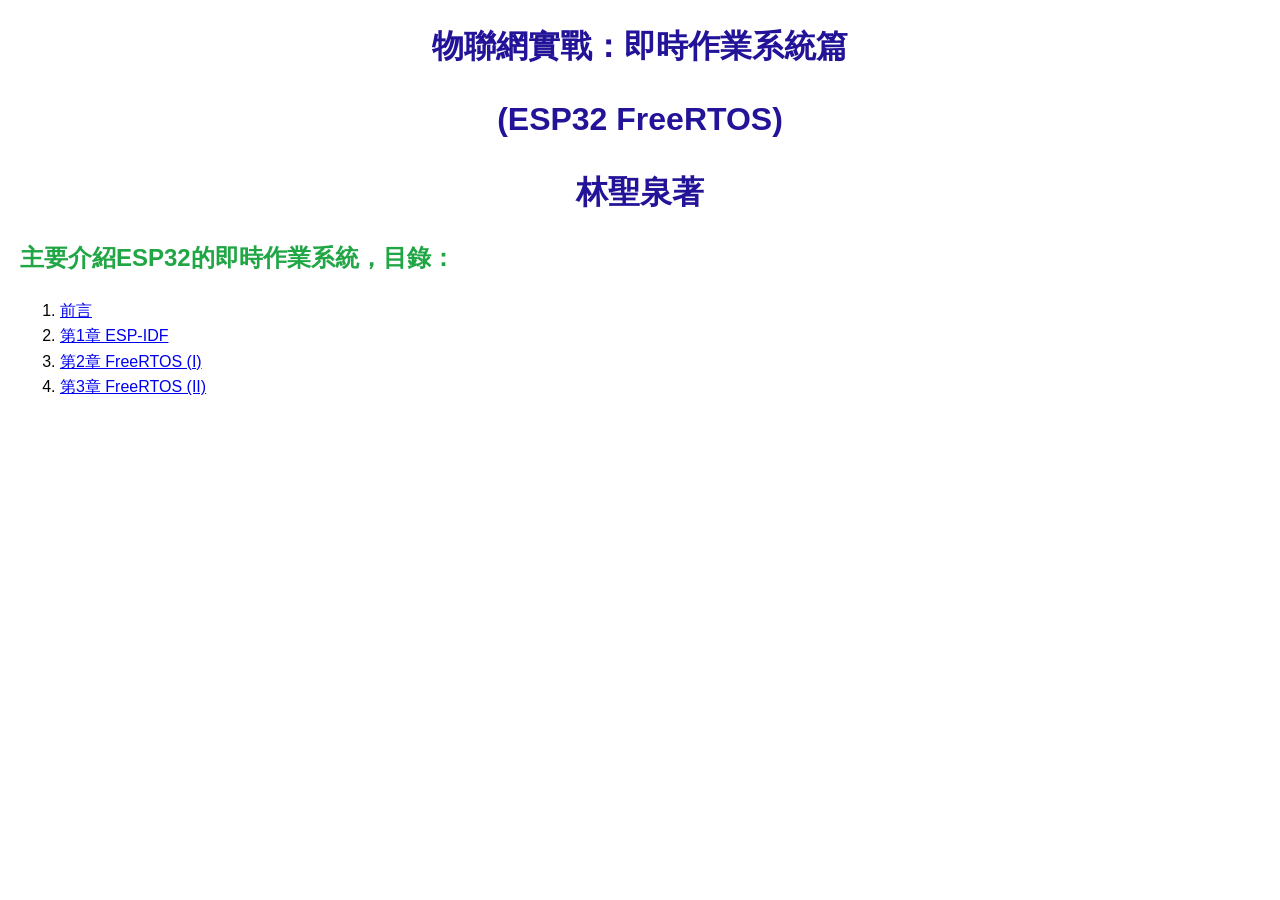
<file: index.html>
<!DOCTYPE html>
<html lang="en">
  <head>
    <meta charset="UTF-8" />
    <meta name="viewport" content="width=device-width, initial-scale=1.0" />
    <title>tc_world</title>
    <link rel="stylesheet" type="text/css" href="style.css">
  </head>
  <body>
  <h1>物聯網實戰：即時作業系統篇</h1>
  <h1>(ESP32 FreeRTOS)</h1>
  <h1>林聖泉著</h1>
  <h2>主要介紹ESP32的即時作業系統，目錄：</h2>
  <ol>
    <li><a href="preface.html">前言</a></li>
    <li><a href="chapter1.html">第1章 ESP-IDF</a></li>
    <li><a href="chapter2.html">第2章 FreeRTOS (I)</a></li>
    <li><a href="chapter3.html">第3章 FreeRTOS (II)</a></li>
  </ol>
  </body>
</html>
</file>
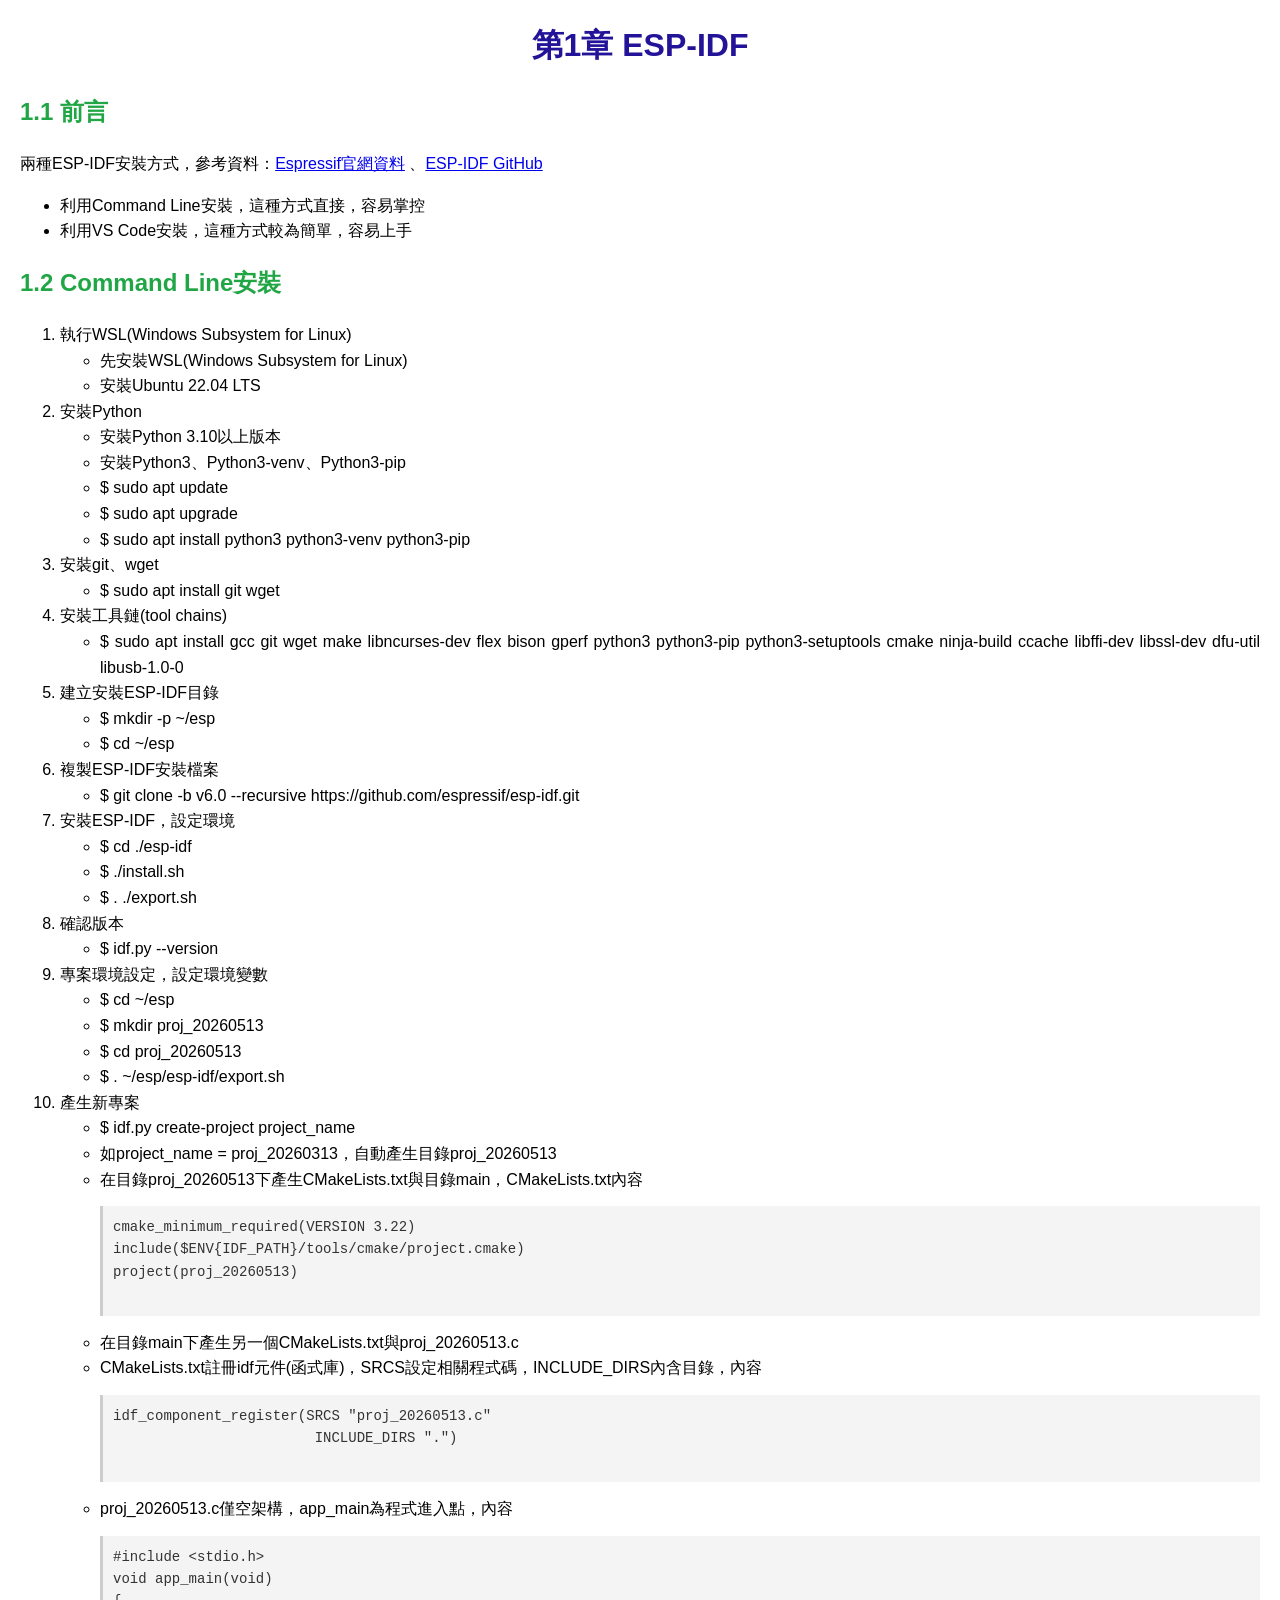
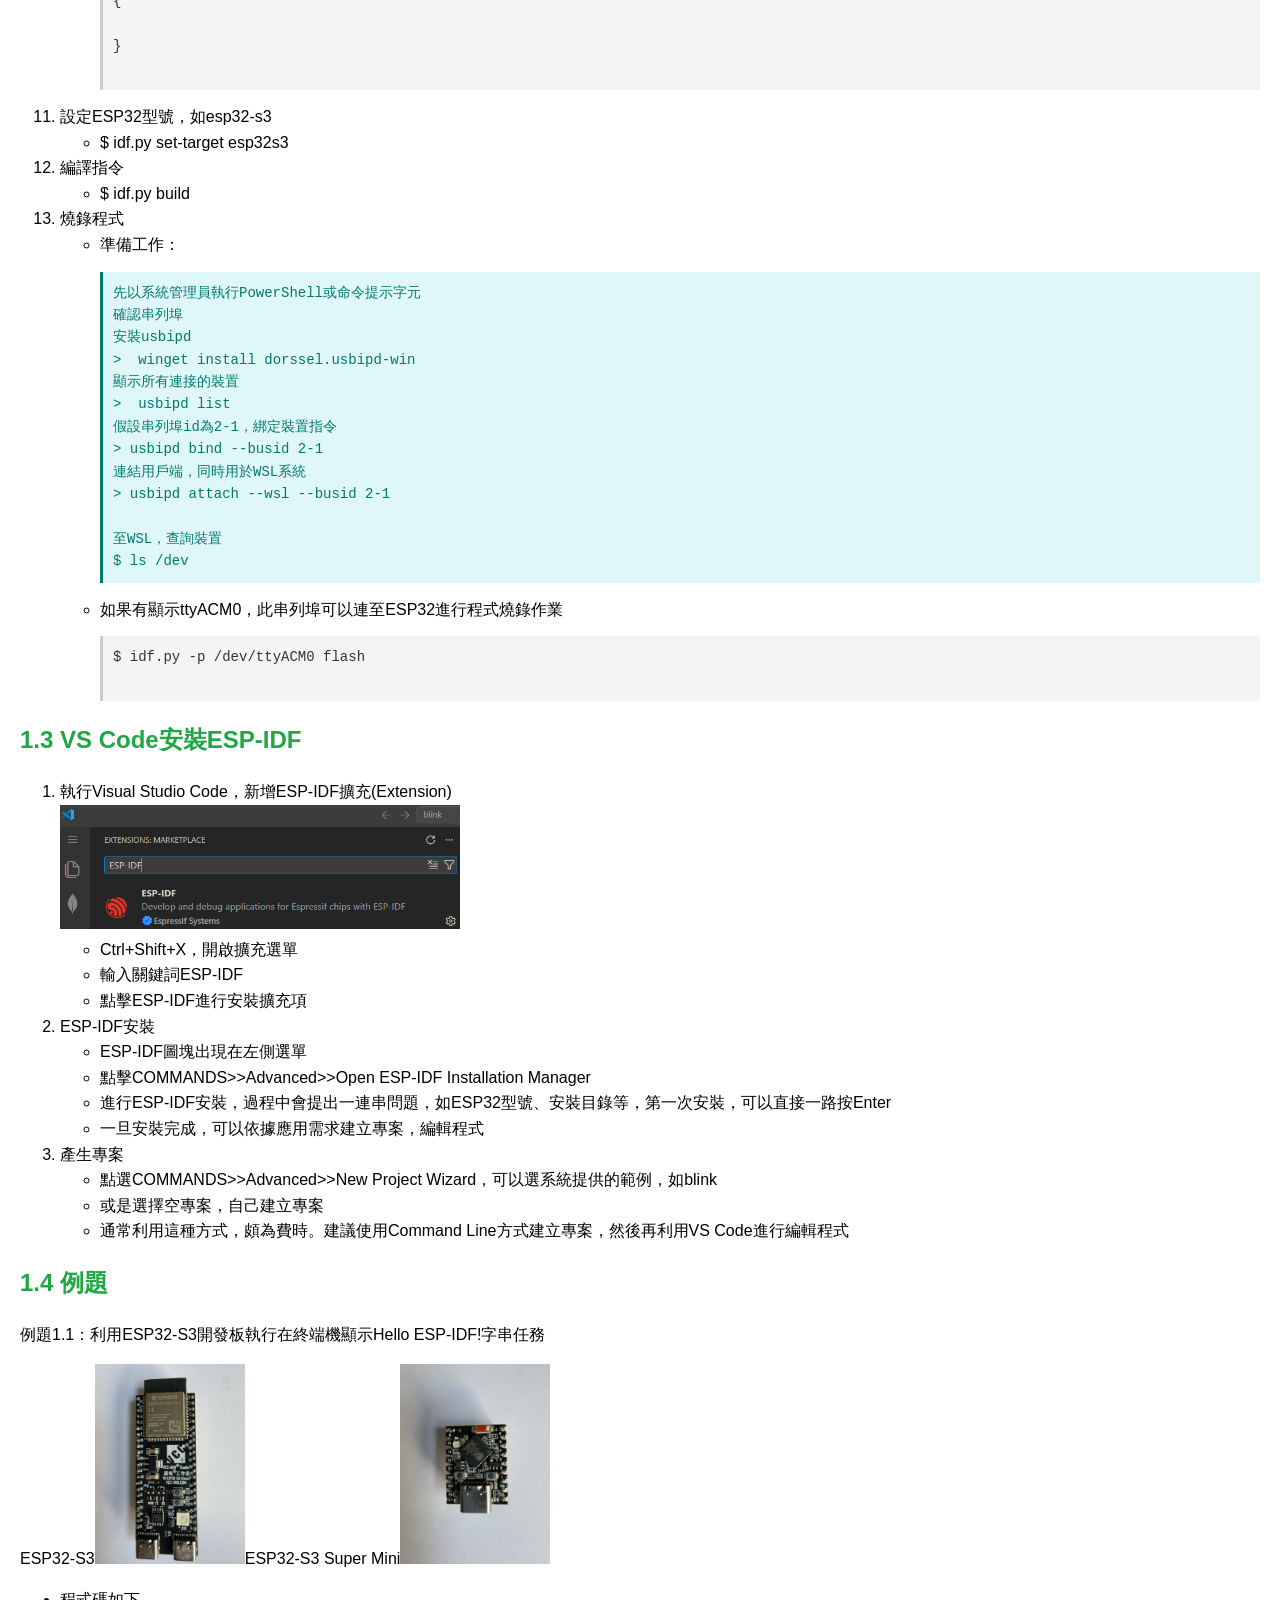
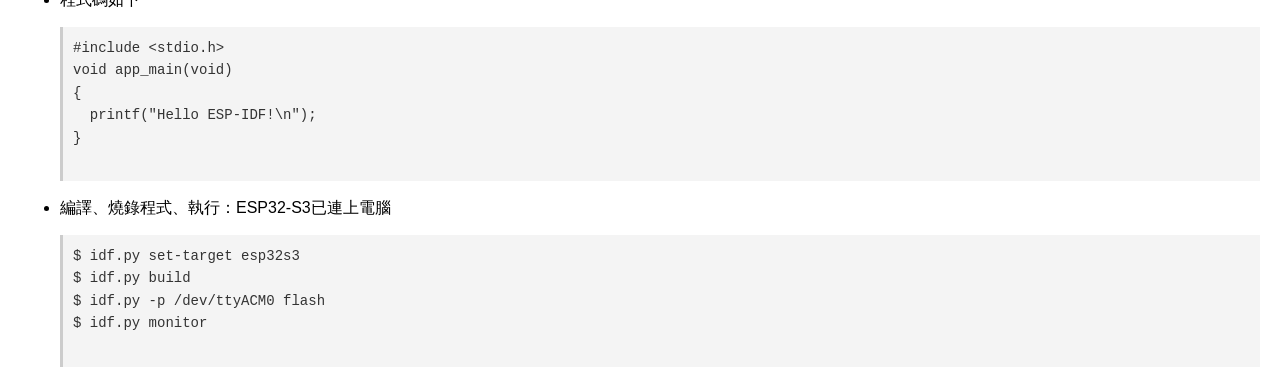
<file: chapter1.html>
<html lang="en">
<head>
    <meta charset="UTF-8">
    <meta name="viewport" content="width=device-width, initial-scale=1.0">
    <title>Chapter 1</title>
    <link rel="stylesheet" type="text/css" href="style.css">
</head>
<body>
    <h1>第1章 ESP-IDF</h1>
    <h2>1.1 前言</h2>
    <p>兩種ESP-IDF安裝方式，參考資料：<a href="https://www.espressif.com/en/products/sdks/esp-idf" target="_blank">Espressif官網資料</a>
        、<a href="https://github.com/espressif/esp-idf" target="_blank">ESP-IDF GitHub</a>
      <ul>
        <li>利用Command Line安裝，這種方式直接，容易掌控</li>
        <li>利用VS Code安裝，這種方式較為簡單，容易上手</li>
           </ul>
      
    </p>
    <h2>1.2 Command Line安裝</h2>
    <ol>
      <li>執行WSL(Windows Subsystem for Linux)
        <ul>
          <li>先安裝WSL(Windows Subsystem for Linux)</li>
          <li>安裝Ubuntu 22.04 LTS</li>
        </ul>
      </li>
      <li>安裝Python
      <ul>
        <li>安裝Python 3.10以上版本</li>
        <li>安裝Python3、Python3-venv、Python3-pip
        <li> $ sudo apt update</li>
        <li> $ sudo apt upgrade</li>
        <li> $ sudo apt install python3 python3-venv python3-pip</li>
        </ul>
      </li>
      <li>安裝git、wget
        <ul>
          <li> $ sudo apt install git wget</li>
        </ul>
      </li>
      <li>安裝工具鏈(tool chains)
        <ul>
          <li> $ sudo apt install gcc git wget make libncurses-dev flex bison gperf python3 python3-pip python3-setuptools cmake ninja-build ccache libffi-dev libssl-dev dfu-util libusb-1.0-0</li>
        </ul>
      </li>
      <li>建立安裝ESP-IDF目錄
        <ul>
          <li> $ mkdir -p ~/esp</li>
          <li> $ cd ~/esp</li>
        </ul>
      </li>
      <li>複製ESP-IDF安裝檔案
        <ul>
          <li> $ git clone -b v6.0 --recursive https://github.com/espressif/esp-idf.git</li>
        </ul>
      </li>
      <li>安裝ESP-IDF，設定環境
        <ul>
          <li> $ cd ./esp-idf</li>
          <li> $ ./install.sh</li>
          <li> $ . ./export.sh</li>
        </ul>
      </li>
      <li>確認版本
        <ul>
          <li> $ idf.py --version</li>
        </ul>
      </li>
      <li>專案環境設定，設定環境變數
        <ul>
          <li> $ cd ~/esp</li>
          <li> $ mkdir proj_20260513</li>
          <li> $ cd proj_20260513</li>
          <li> $ . ~/esp/esp-idf/export.sh</li>
        </ul>
      </li>
      <li>產生新專案
      <ul>
        <li>$ idf.py create-project project_name</li>
        <li>如project_name = proj_20260313，自動產生目錄proj_20260513</li>
        <li>在目錄proj_20260513下產生CMakeLists.txt與目錄main，CMakeLists.txt內容
          <pre>cmake_minimum_required(VERSION 3.22)
include($ENV{IDF_PATH}/tools/cmake/project.cmake)
project(proj_20260513)
          </pre>
        </li>   
        <li>在目錄main下產生另一個CMakeLists.txt與proj_20260513.c
          <li>CMakeLists.txt註冊idf元件(函式庫)，SRCS設定相關程式碼，INCLUDE_DIRS內含目錄，內容
            <pre>idf_component_register(SRCS "proj_20260513.c"
                        INCLUDE_DIRS ".")
            </pre> 
          </li>
          <li>proj_20260513.c僅空架構，app_main為程式進入點，內容
          <pre>#include &ltstdio.h&gt 
void app_main(void)
{

}
          </pre>
        </li>
        </ul>
      <li>設定ESP32型號，如esp32-s3
        <ul>
          <li>$ idf.py set-target esp32s3</li>
        </ul>
      </li>
      <li>編譯指令
        <ul>
          <li>$ idf.py build</li>
        </ul>
      </li>
      <li>燒錄程式
      

<ul>
  <li>準備工作：</li>

<pre class="step">
先以系統管理員執行PowerShell或命令提示字元
確認串列埠
安裝usbipd
>  winget install dorssel.usbipd-win
顯示所有連接的裝置
>  usbipd list
假設串列埠id為2-1，綁定裝置指令
> usbipd bind --busid 2-1
連結用戶端，同時用於WSL系統
> usbipd attach --wsl --busid 2-1

至WSL，查詢裝置
$ ls /dev
</pre>
</ul>
<ul>
  <li>
    如果有顯示ttyACM0，此串列埠可以連至ESP32進行程式燒錄作業
  </li>
    <pre>
$ idf.py -p /dev/ttyACM0 flash
    </pre>
  </ul>
</li>      
    </ol>
<h2>1.3 VS Code安裝ESP-IDF</h2>
<ol>
  <li>執行Visual Studio Code，新增ESP-IDF擴充(Extension)<br>
    <img src="1.png" alt="" width="400" />
  </li>
<ul>
  <li>Ctrl+Shift+X，開啟擴充選單</li>
  <li>輸入關鍵詞ESP-IDF</li>
  <li>點擊ESP-IDF進行安裝擴充項</li>
</ul>
<li>ESP-IDF安裝</li>
<ul>
  <li>ESP-IDF圖塊出現在左側選單</li>
  <li>點擊COMMANDS>>Advanced>>Open ESP-IDF Installation Manager</li>
  <li>進行ESP-IDF安裝，過程中會提出一連串問題，如ESP32型號、安裝目錄等，第一次安裝，可以直接一路按Enter</li>
  <li>一旦安裝完成，可以依據應用需求建立專案，編輯程式</li>
</ul>
<li>產生專案</li>
<ul>
  <li>點選COMMANDS>>Advanced>>New Project Wizard，可以選系統提供的範例，如blink</li>
  <li>或是選擇空專案，自己建立專案</li>
  <li>通常利用這種方式，頗為費時。建議使用Command Line方式建立專案，然後再利用VS Code進行編輯程式</li>
</ul>
</ol>
<h2>1.4 例題</h2>
<p>例題1.1：利用ESP32-S3開發板執行在終端機顯示Hello ESP-IDF!字串任務</p>
<p>ESP32-S3<img src="2.png" alt="" width="150" />ESP32-S3 Super Mini<img src="3.png" alt="" width="150" /></p>

<ul>
  <li>程式碼如下</li>
  <pre>#include &ltstdio.h&gt 
void app_main(void)
{
  printf("Hello ESP-IDF!\n");
}
  </pre>
  <li>編譯、燒錄程式、執行：ESP32-S3已連上電腦</li>
  <pre>
$ idf.py set-target esp32s3
$ idf.py build
$ idf.py -p /dev/ttyACM0 flash
$ idf.py monitor
  </pre>

  </ul>
</body>
</html>
</file>
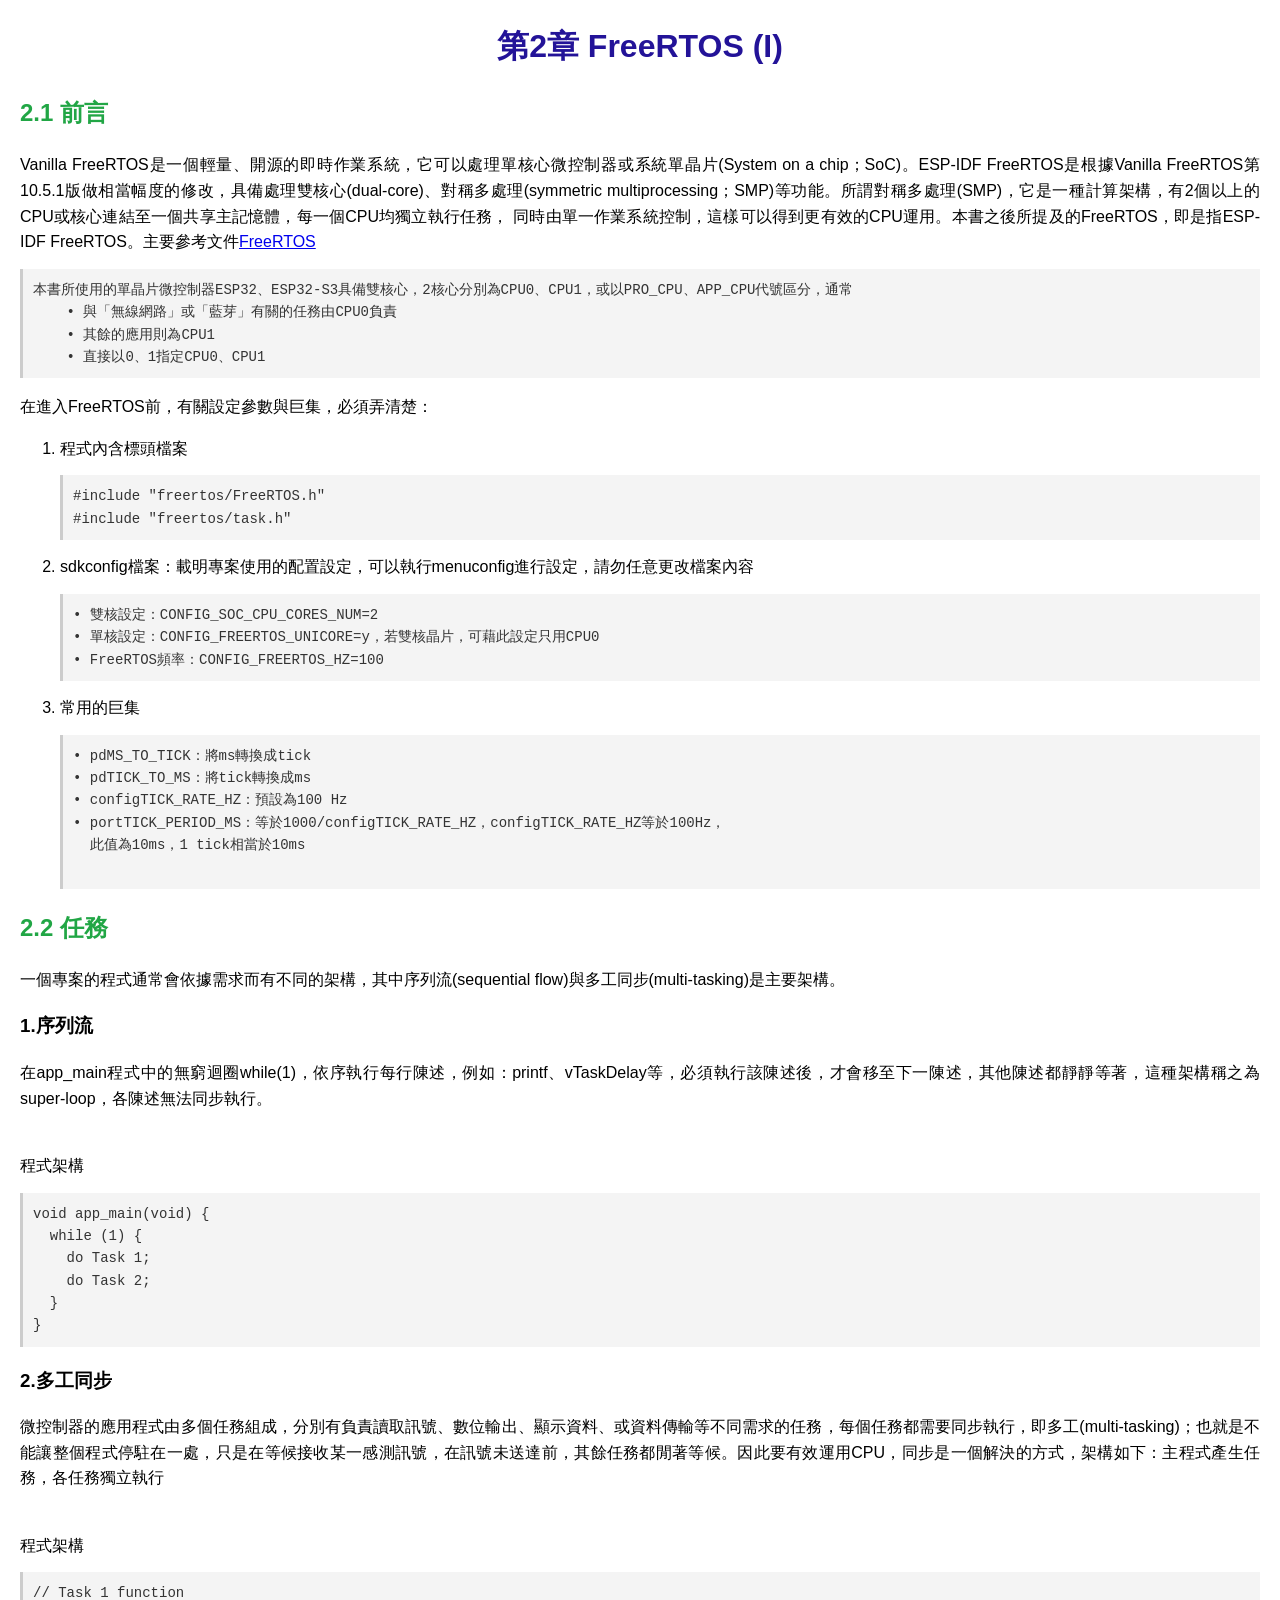
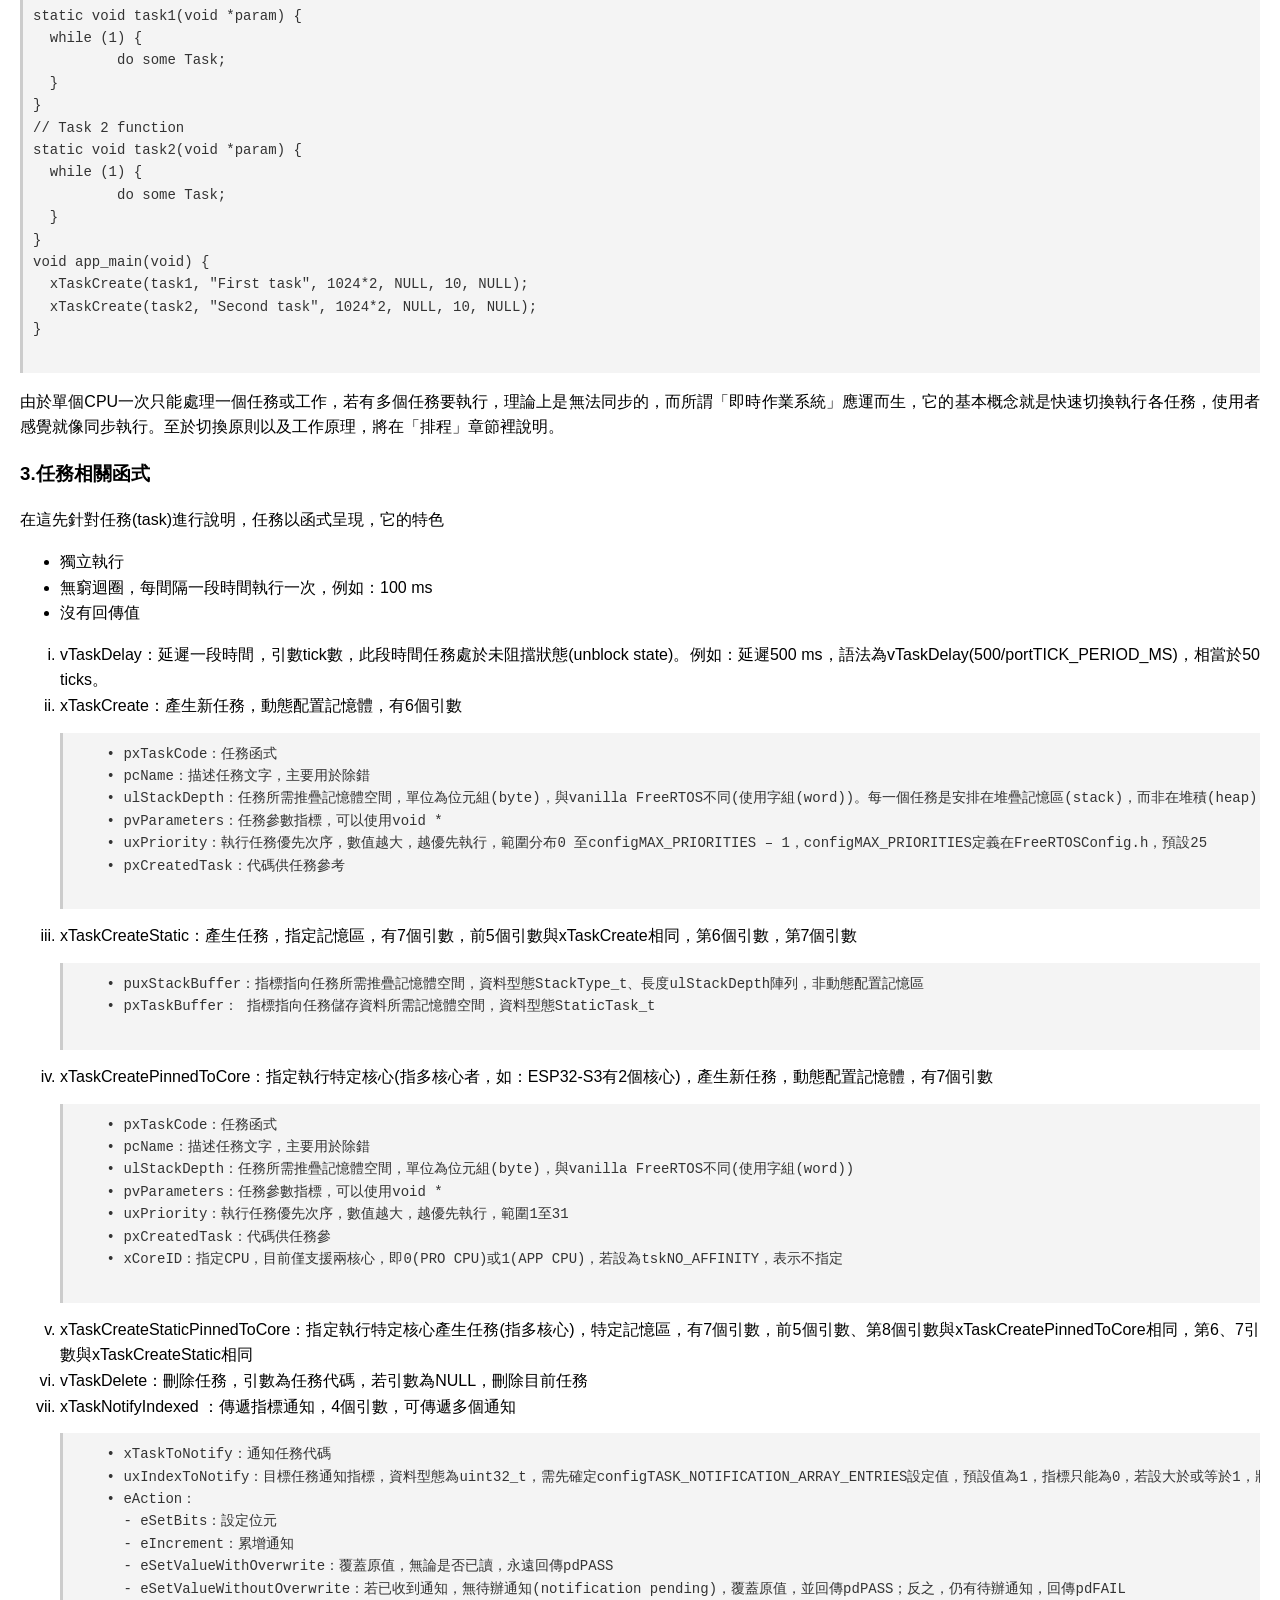
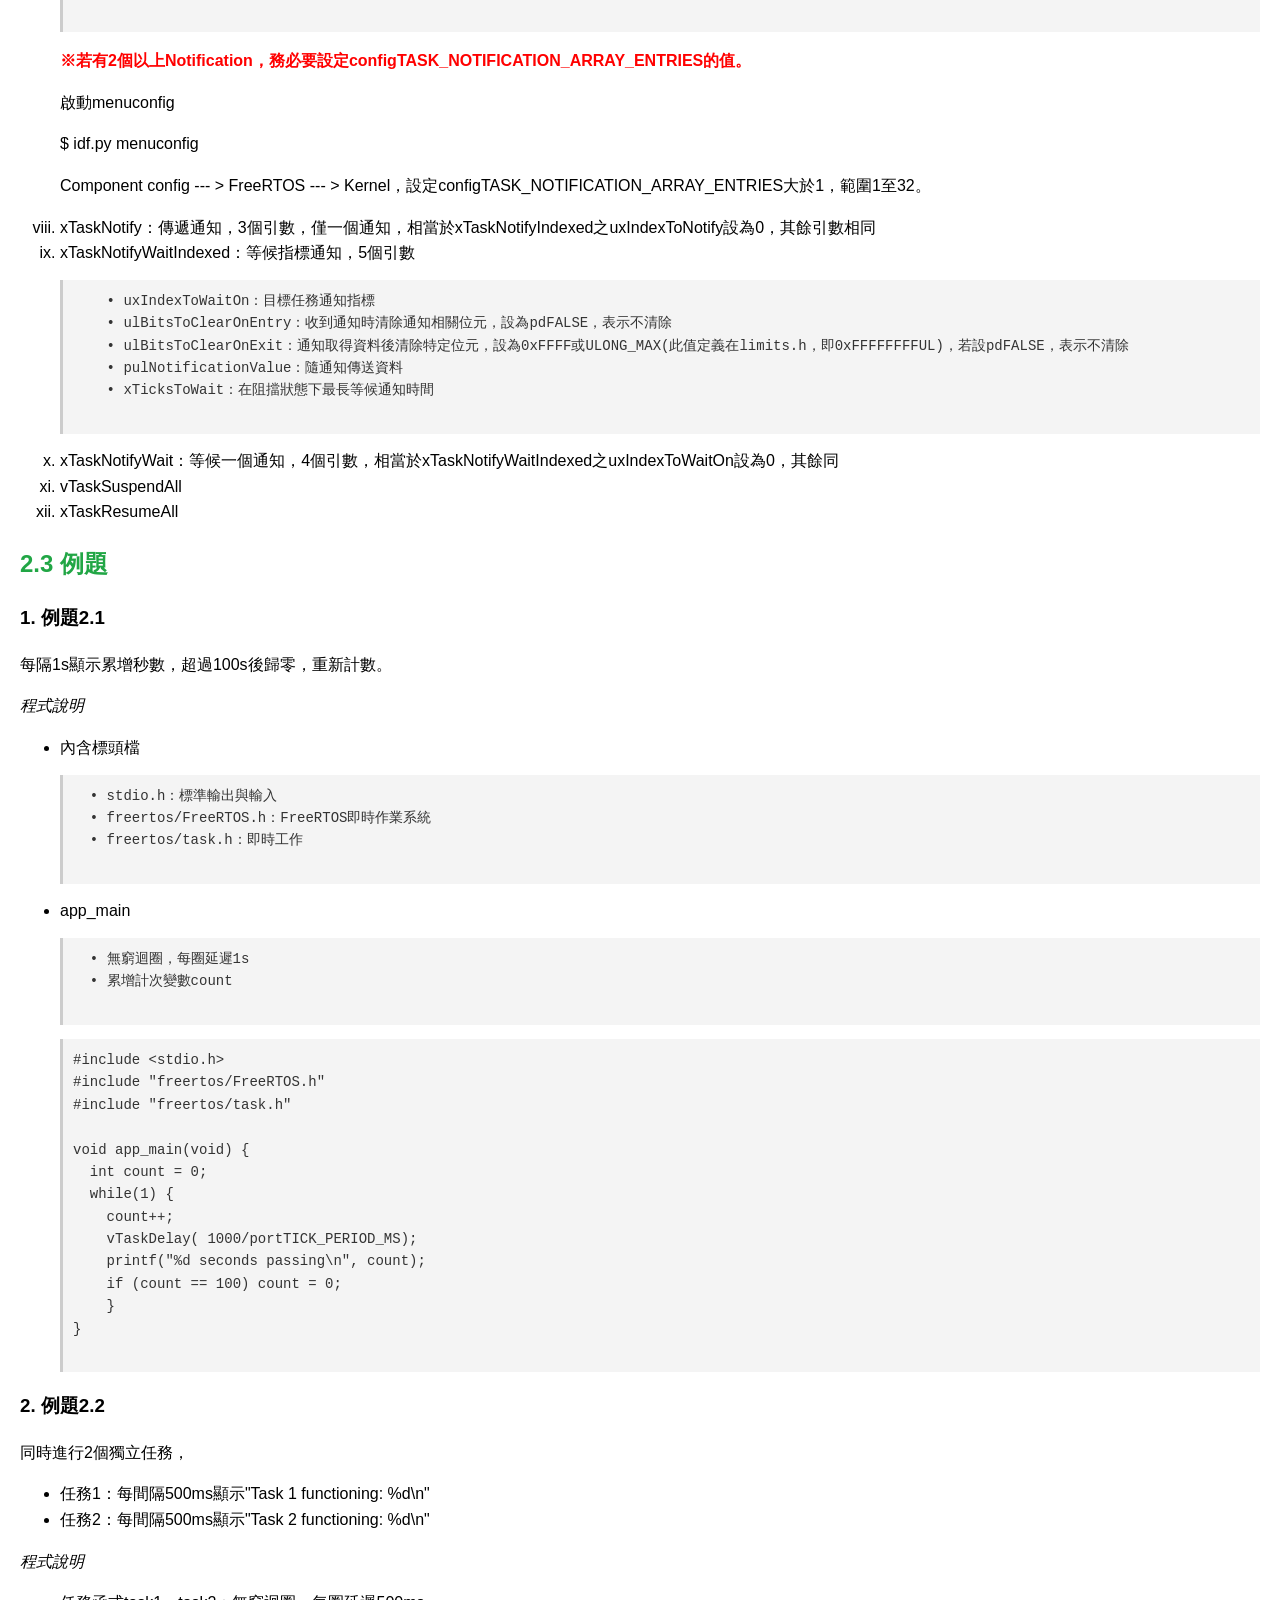
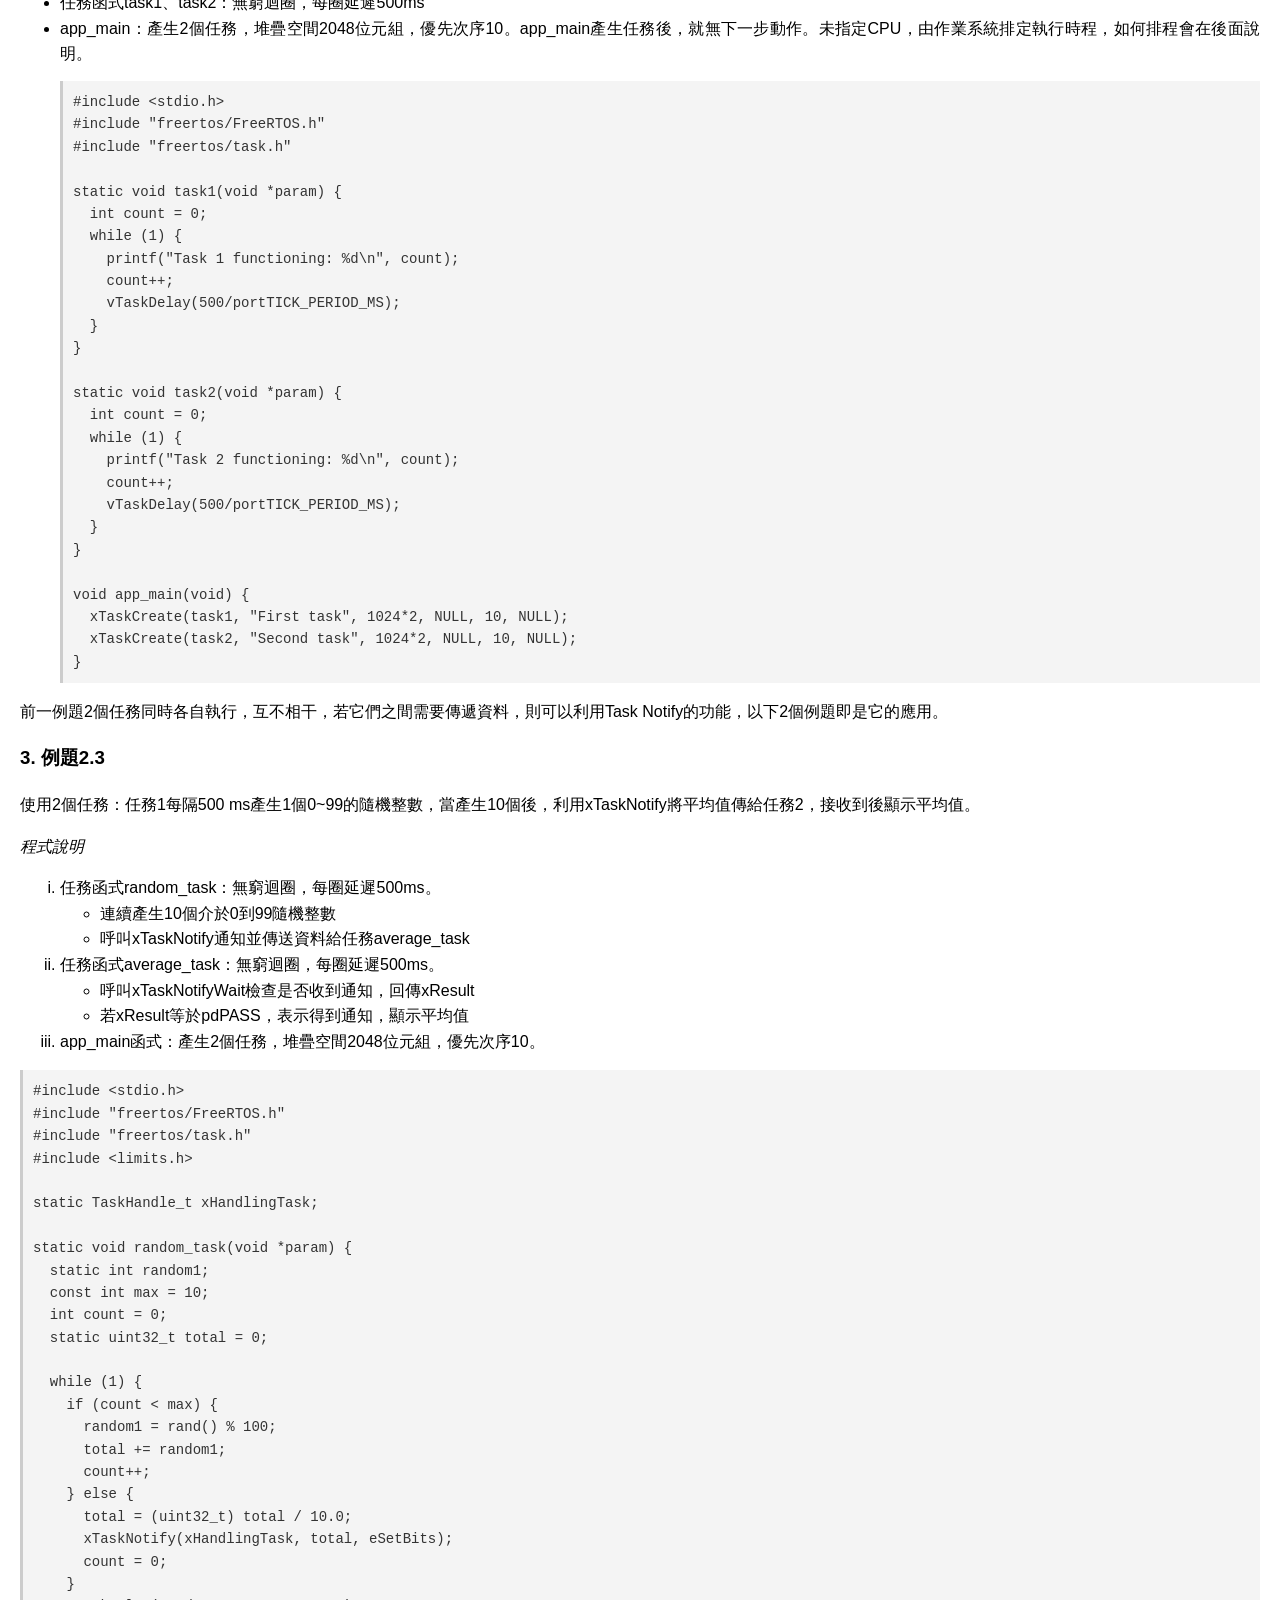
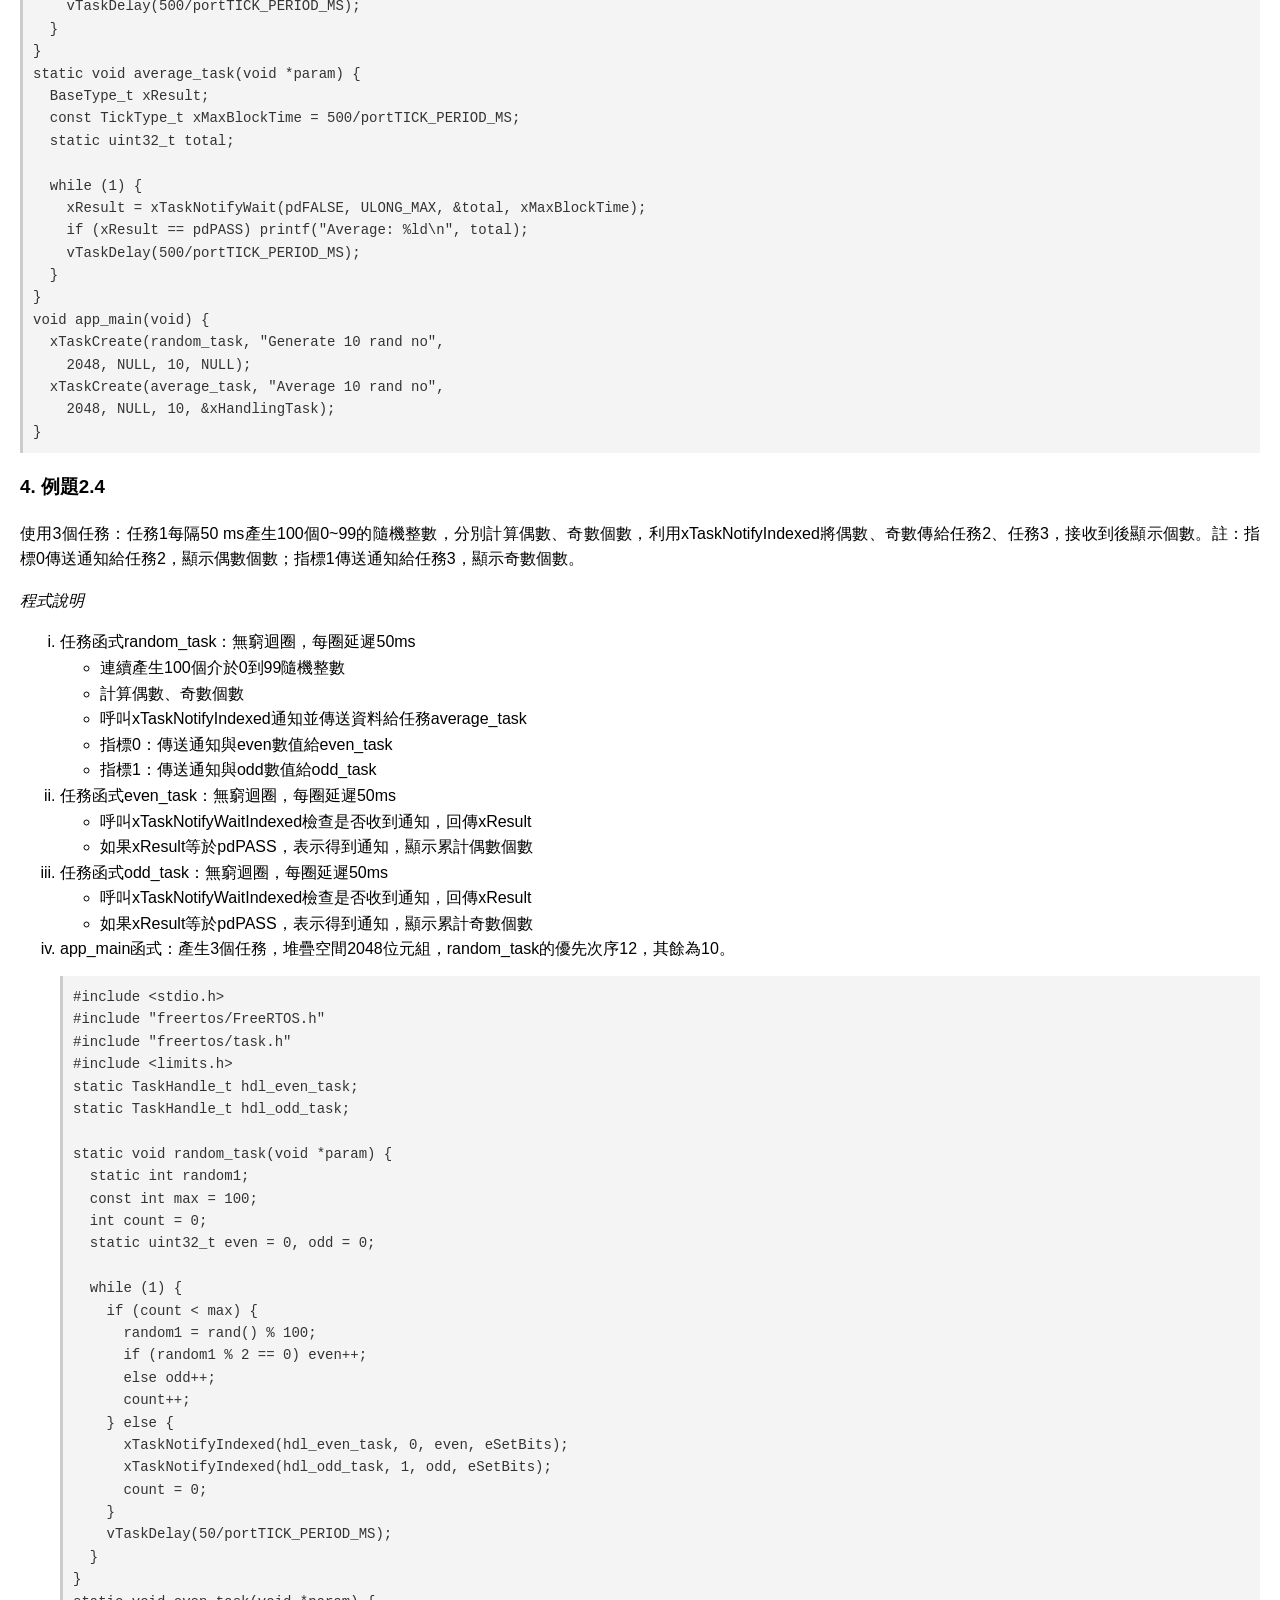
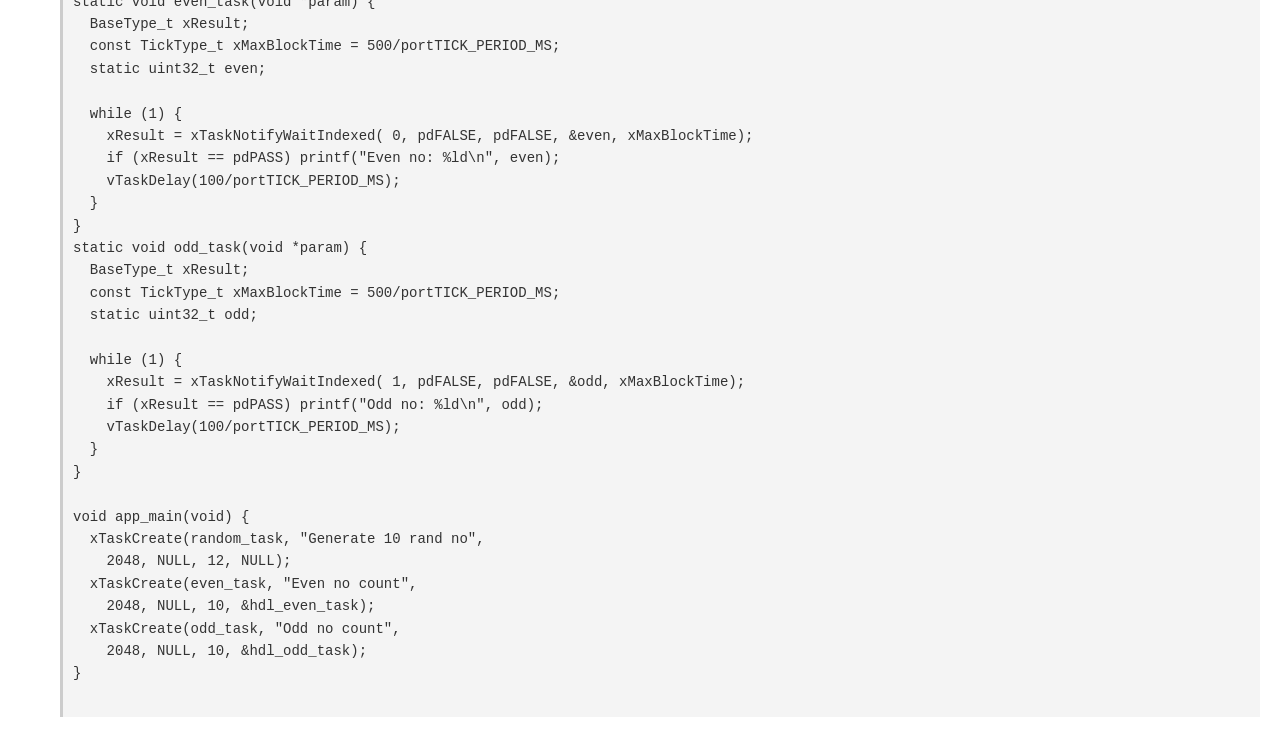
<file: chapter2.html>
<!DOCTYPE html>
<html>
<head>
    <meta charset="UTF-8">
    <meta name="viewport" content="width=device-width, initial-scale=1.0">
    <title>Chapter 2</title>
    <link rel="stylesheet" type="text/css" href="style.css">
</head>
<body>
<h1>第2章 FreeRTOS (I)</h1>
<h2>2.1 前言</h2>
Vanilla FreeRTOS是一個輕量、開源的即時作業系統，它可以處理單核心微控制器或系統單晶片(System on a chip；SoC)。ESP-IDF FreeRTOS是根據Vanilla FreeRTOS第10.5.1版做相當幅度的修改，具備處理雙核心(dual-core)、對稱多處理(symmetric multiprocessing；SMP)等功能。所謂對稱多處理(SMP)，它是一種計算架構，有2個以上的CPU或核心連結至一個共享主記憶體，每一個CPU均獨立執行任務，
同時由單一作業系統控制，這樣可以得到更有效的CPU運用。本書之後所提及的FreeRTOS，即是指ESP-IDF FreeRTOS。主要參考文件<a href="https://docs.espressif.com/projects/esp-idf/en/latest/esp32/api-reference/system/freertos_idf.html?highlight=freertos" target="_blank">FreeRTOS</a>
<pre>本書所使用的單晶片微控制器ESP32、ESP32-S3具備雙核心，2核心分別為CPU0、CPU1，或以PRO_CPU、APP_CPU代號區分，通常
    • 與「無線網路」或「藍芽」有關的任務由CPU0負責
    • 其餘的應用則為CPU1
    • 直接以0、1指定CPU0、CPU1
</pre>
<p>在進入FreeRTOS前，有關設定參數與巨集，必須弄清楚：</p>
<ol>
<li>程式內含標頭檔案</li>
<pre>
#include "freertos/FreeRTOS.h"
#include "freertos/task.h"
</pre>
<li>sdkconfig檔案：載明專案使用的配置設定，可以執行menuconfig進行設定，請勿任意更改檔案內容</li>  
<pre>
• 雙核設定：CONFIG_SOC_CPU_CORES_NUM=2
• 單核設定：CONFIG_FREERTOS_UNICORE=y，若雙核晶片，可藉此設定只用CPU0
• FreeRTOS頻率：CONFIG_FREERTOS_HZ=100
</pre>
<li>常用的巨集</li>
<pre>
• pdMS_TO_TICK：將ms轉換成tick
• pdTICK_TO_MS：將tick轉換成ms
• configTICK_RATE_HZ：預設為100 Hz
• portTICK_PERIOD_MS：等於1000/configTICK_RATE_HZ，configTICK_RATE_HZ等於100Hz，
  此值為10ms，1 tick相當於10ms
  </pre>
  </ol> 
  <h2>2.2 任務</h2>
  <p>一個專案的程式通常會依據需求而有不同的架構，其中序列流(sequential flow)與多工同步(multi-tasking)是主要架構。</p>
  <h3>1.序列流</h3>
  <p>在app_main程式中的無窮迴圈while(1)，依序執行每行陳述，例如：printf、vTaskDelay等，必須執行該陳述後，才會移至下一陳述，其他陳述都靜靜等著，這種架構稱之為super-loop，各陳述無法同步執行。</p>
  <br>程式架構
  <pre>
void app_main(void) {
  while (1) {
    do Task 1;
    do Task 2;
  }
}</pre>
<h3>2.多工同步</h3>
<p>微控制器的應用程式由多個任務組成，分別有負責讀取訊號、數位輸出、顯示資料、或資料傳輸等不同需求的任務，每個任務都需要同步執行，即多工(multi-tasking)；也就是不能讓整個程式停駐在一處，只是在等候接收某一感測訊號，在訊號未送達前，其餘任務都閒著等候。因此要有效運用CPU，同步是一個解決的方式，架構如下：主程式產生任務，各任務獨立執行</p>
  <br>
  程式架構
  <pre>
// Task 1 function
static void task1(void *param) {
  while (1) {
	  do some Task;
  }
}
// Task 2 function
static void task2(void *param) {
  while (1) {
	  do some Task;
  }
}
void app_main(void) {
  xTaskCreate(task1, "First task", 1024*2, NULL, 10, NULL);
  xTaskCreate(task2, "Second task", 1024*2, NULL, 10, NULL);
}
  </pre>
<p>由於單個CPU一次只能處理一個任務或工作，若有多個任務要執行，理論上是無法同步的，而所謂「即時作業系統」應運而生，它的基本概念就是快速切換執行各任務，使用者感覺就像同步執行。至於切換原則以及工作原理，將在「排程」章節裡說明。</p>
<h3>3.任務相關函式</h3>
<p>在這先針對任務(task)進行說明，任務以函式呈現，它的特色</p>
<ul> 
  <li>獨立執行</li>
  <li>無窮迴圈，每間隔一段時間執行一次，例如：100 ms</li>
  <li>沒有回傳值</li>
</ul>
<ol type="i"><li>vTaskDelay：延遲一段時間，引數tick數，此段時間任務處於未阻擋狀態(unblock state)。例如：延遲500 ms，語法為vTaskDelay(500/portTICK_PERIOD_MS)，相當於50 ticks。</li> 
<li>xTaskCreate：產生新任務，動態配置記憶體，有6個引數</li>
<pre>
    • pxTaskCode：任務函式
    • pcName：描述任務文字，主要用於除錯
    • ulStackDepth：任務所需推疊記憶體空間，單位為位元組(byte)，與vanilla FreeRTOS不同(使用字組(word))。每一個任務是安排在堆疊記憶區(stack)，而非在堆積(heap)
    • pvParameters：任務參數指標，可以使用void *
    • uxPriority：執行任務優先次序，數值越大，越優先執行，範圍分布0 至configMAX_PRIORITIES – 1，configMAX_PRIORITIES定義在FreeRTOSConfig.h，預設25
    • pxCreatedTask：代碼供任務參考
  </pre>
  <li>xTaskCreateStatic：產生任務，指定記憶區，有7個引數，前5個引數與xTaskCreate相同，第6個引數，第7個引數</li>
  <pre>
    • puxStackBuffer：指標指向任務所需推疊記憶體空間，資料型態StackType_t、長度ulStackDepth陣列，非動態配置記憶區
    • pxTaskBuffer： 指標指向任務儲存資料所需記憶體空間，資料型態StaticTask_t
  </pre>
  <li>xTaskCreatePinnedToCore：指定執行特定核心(指多核心者，如：ESP32-S3有2個核心)，產生新任務，動態配置記憶體，有7個引數</li>
  <pre>
    • pxTaskCode：任務函式
    • pcName：描述任務文字，主要用於除錯
    • ulStackDepth：任務所需推疊記憶體空間，單位為位元組(byte)，與vanilla FreeRTOS不同(使用字組(word))
    • pvParameters：任務參數指標，可以使用void *
    • uxPriority：執行任務優先次序，數值越大，越優先執行，範圍1至31
    • pxCreatedTask：代碼供任務參
    • xCoreID：指定CPU，目前僅支援兩核心，即0(PRO CPU)或1(APP CPU)，若設為tskNO_AFFINITY，表示不指定
  </pre>
  <li>xTaskCreateStaticPinnedToCore：指定執行特定核心產生任務(指多核心)，特定記憶區，有7個引數，前5個引數、第8個引數與xTaskCreatePinnedToCore相同，第6、7引數與xTaskCreateStatic相同</li>
  <li>vTaskDelete：刪除任務，引數為任務代碼，若引數為NULL，刪除目前任務</li>
  <li>xTaskNotifyIndexed ：傳遞指標通知，4個引數，可傳遞多個通知</li>
  <pre>
    • xTaskToNotify：通知任務代碼
    • uxIndexToNotify：目標任務通知指標，資料型態為uint32_t，需先確定configTASK_NOTIFICATION_ARRAY_ENTRIES設定值，預設值為1，指標只能為0，若設大於或等於1，將無法正常執行程式；可執行SDK configuration editor設定
    • eAction：
      - eSetBits：設定位元
      - eIncrement：累增通知
      - eSetValueWithOverwrite：覆蓋原值，無論是否已讀，永遠回傳pdPASS
      - eSetValueWithoutOverwrite：若已收到通知，無待辦通知(notification pending)，覆蓋原值，並回傳pdPASS；反之，仍有待辦通知，回傳pdFAIL
  </pre>
  <p style="color:red"><strong>※若有2個以上Notification，務必要設定configTASK_NOTIFICATION_ARRAY_ENTRIES的值。</strong></p>
  <p>啟動menuconfig</p>
  <p>$ idf.py menuconfig</p>
  <p>Component config --- > FreeRTOS --- > Kernel，設定configTASK_NOTIFICATION_ARRAY_ENTRIES大於1，範圍1至32。</p>
  <li>xTaskNotify：傳遞通知，3個引數，僅一個通知，相當於xTaskNotifyIndexed之uxIndexToNotify設為0，其餘引數相同</li>
  <li>xTaskNotifyWaitIndexed：等候指標通知，5個引數</li>
  <pre>
    • uxIndexToWaitOn：目標任務通知指標
    • ulBitsToClearOnEntry：收到通知時清除通知相關位元，設為pdFALSE，表示不清除
    • ulBitsToClearOnExit：通知取得資料後清除特定位元，設為0xFFFF或ULONG_MAX(此值定義在limits.h，即0xFFFFFFFFUL)，若設pdFALSE，表示不清除
    • pulNotificationValue：隨通知傳送資料
    • xTicksToWait：在阻擋狀態下最長等候通知時間
  </pre>
  <li>xTaskNotifyWait：等候一個通知，4個引數，相當於xTaskNotifyWaitIndexed之uxIndexToWaitOn設為0，其餘同</li>
  <li>vTaskSuspendAll</li>
  <li>xTaskResumeAll</li>
  </ol>
<h2>2.3 例題</h2>
<h3>1. 例題2.1</h3>
<p>每隔1s顯示累增秒數，超過100s後歸零，重新計數。</p>
<p><em>程式說明</em></p>
<ul>
  <li>內含標頭檔</li>
  <pre>
  • stdio.h：標準輸出與輸入
  • freertos/FreeRTOS.h：FreeRTOS即時作業系統
  • freertos/task.h：即時工作
  </pre>
  <li>app_main</li>
  </pre>
  <pre>
  • 無窮迴圈，每圈延遲1s
  • 累增計次變數count
  </pre>
  <pre>
#include &ltstdio.h&gt
#include "freertos/FreeRTOS.h"
#include "freertos/task.h"

void app_main(void) {
  int count = 0;
  while(1) {
    count++;
    vTaskDelay( 1000/portTICK_PERIOD_MS);
    printf("%d seconds passing\n", count);
    if (count == 100) count = 0;
    }
}
  </pre>
</ul>  
<h3>2. 例題2.2</h3>
<p>同時進行2個獨立任務，</p>
<ul>
  <li>任務1：每間隔500ms顯示"Task 1 functioning: %d\n"</li>
  <li>任務2：每間隔500ms顯示"Task 2 functioning: %d\n"</li>
</ul>
<p><em>程式說明</em></p>
<ul>
  <li>任務函式task1、task2：無窮迴圈，每圈延遲500ms</li>
  <li>app_main：產生2個任務，堆疊空間2048位元組，優先次序10。app_main產生任務後，就無下一步動作。未指定CPU，由作業系統排定執行時程，如何排程會在後面說明。</li>
<pre>
#include &ltstdio.h&gt
#include "freertos/FreeRTOS.h"
#include "freertos/task.h"

static void task1(void *param) {
  int count = 0;
  while (1) {
    printf("Task 1 functioning: %d\n", count);
    count++;
    vTaskDelay(500/portTICK_PERIOD_MS);
  }
}

static void task2(void *param) {
  int count = 0;
  while (1) {
    printf("Task 2 functioning: %d\n", count);
    count++;
    vTaskDelay(500/portTICK_PERIOD_MS);
  }
}

void app_main(void) {
  xTaskCreate(task1, "First task", 1024*2, NULL, 10, NULL);
  xTaskCreate(task2, "Second task", 1024*2, NULL, 10, NULL);
}
</pre>
</ul>
<p>前一例題2個任務同時各自執行，互不相干，若它們之間需要傳遞資料，則可以利用Task Notify的功能，以下2個例題即是它的應用。
<h3>3. 例題2.3</h3>
<p>使用2個任務：任務1每隔500 ms產生1個0~99的隨機整數，當產生10個後，利用xTaskNotify將平均值傳給任務2，接收到後顯示平均值。</p>
<em>程式說明</em></p>
<ol type="i"> 
<li>任務函式random_task：無窮迴圈，每圈延遲500ms。</li>
<ul>
<li>連續產生10個介於0到99隨機整數</li>
<li>呼叫xTaskNotify通知並傳送資料給任務average_task</li>
</ul>

<li>任務函式average_task：無窮迴圈，每圈延遲500ms。</li>
<ul>
<li>呼叫xTaskNotifyWait檢查是否收到通知，回傳xResult</li>
<li>若xResult等於pdPASS，表示得到通知，顯示平均值</li>
</ul>
<li>app_main函式：產生2個任務，堆疊空間2048位元組，優先次序10。</li>
</ol>
<pre>
#include &ltstdio.h&gt
#include "freertos/FreeRTOS.h"
#include "freertos/task.h"
#include &ltlimits.h&gt;

static TaskHandle_t xHandlingTask;

static void random_task(void *param) {
  static int random1;
  const int max = 10;
  int count = 0;
  static uint32_t total = 0;

  while (1) {
    if (count < max) {
      random1 = rand() % 100;
      total += random1;
      count++;
    } else {
      total = (uint32_t) total / 10.0;
      xTaskNotify(xHandlingTask, total, eSetBits); 
      count = 0;
    }
    vTaskDelay(500/portTICK_PERIOD_MS);
  }
}
static void average_task(void *param) {
  BaseType_t xResult;
  const TickType_t xMaxBlockTime = 500/portTICK_PERIOD_MS;
  static uint32_t total;

  while (1) {
    xResult = xTaskNotifyWait(pdFALSE, ULONG_MAX, &total, xMaxBlockTime);
    if (xResult == pdPASS) printf("Average: %ld\n", total);
    vTaskDelay(500/portTICK_PERIOD_MS);
  }
}
void app_main(void) {
  xTaskCreate(random_task, "Generate 10 rand no", 
    2048, NULL, 10, NULL);
  xTaskCreate(average_task, "Average 10 rand no", 
    2048, NULL, 10, &xHandlingTask);
}
</pre>
<h3>4. 例題2.4</h3>
<p>
使用3個任務：任務1每隔50 ms產生100個0~99的隨機整數，分別計算偶數、奇數個數，利用xTaskNotifyIndexed將偶數、奇數傳給任務2、任務3，接收到後顯示個數。註：指標0傳送通知給任務2，顯示偶數個數；指標1傳送通知給任務3，顯示奇數個數。
</p>
<p><em>程式說明</em></p>
<ol type="i">
<li>任務函式random_task：無窮迴圈，每圈延遲50ms</li>
    <ul>
      <li>連續產生100個介於0到99隨機整數</li>
      <li>計算偶數、奇數個數</li>
      <li>呼叫xTaskNotifyIndexed通知並傳送資料給任務average_task</li>
      <li>指標0：傳送通知與even數值給even_task</li>
      <li>指標1：傳送通知與odd數值給odd_task</li>
    </ul>

  <li>任務函式even_task：無窮迴圈，每圈延遲50ms</li>
    <ul>
    <li>呼叫xTaskNotifyWaitIndexed檢查是否收到通知，回傳xResult</li>
    <li>如果xResult等於pdPASS，表示得到通知，顯示累計偶數個數</li>
    </ul>

  <li>任務函式odd_task：無窮迴圈，每圈延遲50ms</li>
    <ul>
    <li>呼叫xTaskNotifyWaitIndexed檢查是否收到通知，回傳xResult</li>
    <li>如果xResult等於pdPASS，表示得到通知，顯示累計奇數個數</li>
    </ul>

  <li>app_main函式：產生3個任務，堆疊空間2048位元組，random_task的優先次序12，其餘為10。</li>
  <pre>
#include &ltstdio.h&gt
#include "freertos/FreeRTOS.h"
#include "freertos/task.h"
#include &ltlimits.h&gt
static TaskHandle_t hdl_even_task;
static TaskHandle_t hdl_odd_task;

static void random_task(void *param) {
  static int random1;
  const int max = 100;
  int count = 0;
  static uint32_t even = 0, odd = 0;

  while (1) {
    if (count < max) {
      random1 = rand() % 100;
      if (random1 % 2 == 0) even++;
      else odd++;
      count++;
    } else {
      xTaskNotifyIndexed(hdl_even_task, 0, even, eSetBits); 
      xTaskNotifyIndexed(hdl_odd_task, 1, odd, eSetBits); 
      count = 0;
    }
    vTaskDelay(50/portTICK_PERIOD_MS);
  }
}
static void even_task(void *param) {
  BaseType_t xResult;
  const TickType_t xMaxBlockTime = 500/portTICK_PERIOD_MS;
  static uint32_t even;

  while (1) {
    xResult = xTaskNotifyWaitIndexed( 0, pdFALSE, pdFALSE, &even, xMaxBlockTime);
    if (xResult == pdPASS) printf("Even no: %ld\n", even);
    vTaskDelay(100/portTICK_PERIOD_MS);
  }
}
static void odd_task(void *param) {
  BaseType_t xResult;
  const TickType_t xMaxBlockTime = 500/portTICK_PERIOD_MS;
  static uint32_t odd;

  while (1) {
    xResult = xTaskNotifyWaitIndexed( 1, pdFALSE, pdFALSE, &odd, xMaxBlockTime);
    if (xResult == pdPASS) printf("Odd no: %ld\n", odd);
    vTaskDelay(100/portTICK_PERIOD_MS);
  }
}

void app_main(void) {
  xTaskCreate(random_task, "Generate 10 rand no", 
    2048, NULL, 12, NULL);
  xTaskCreate(even_task, "Even no count", 
    2048, NULL, 10, &hdl_even_task);
  xTaskCreate(odd_task, "Odd no count", 
    2048, NULL, 10, &hdl_odd_task);
}
  </pre>
</ol>
</body>
</html>
</file>
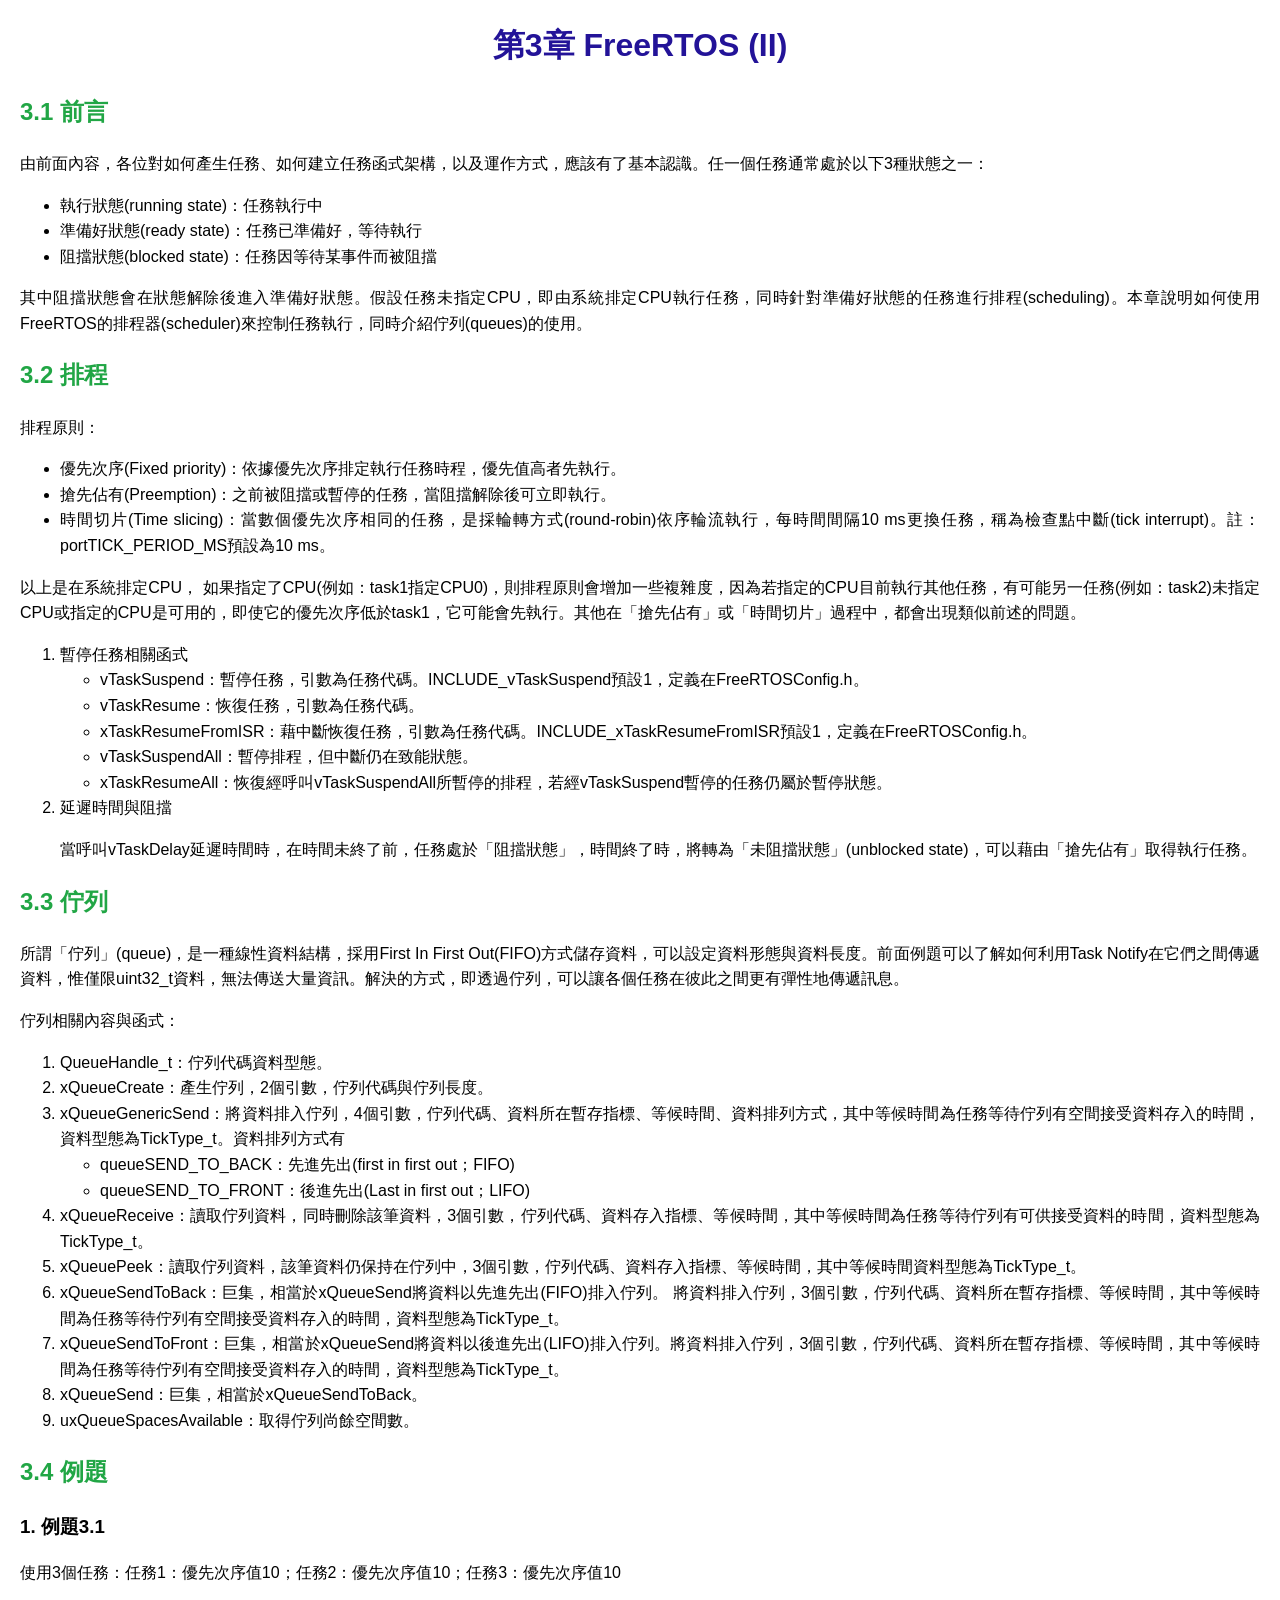
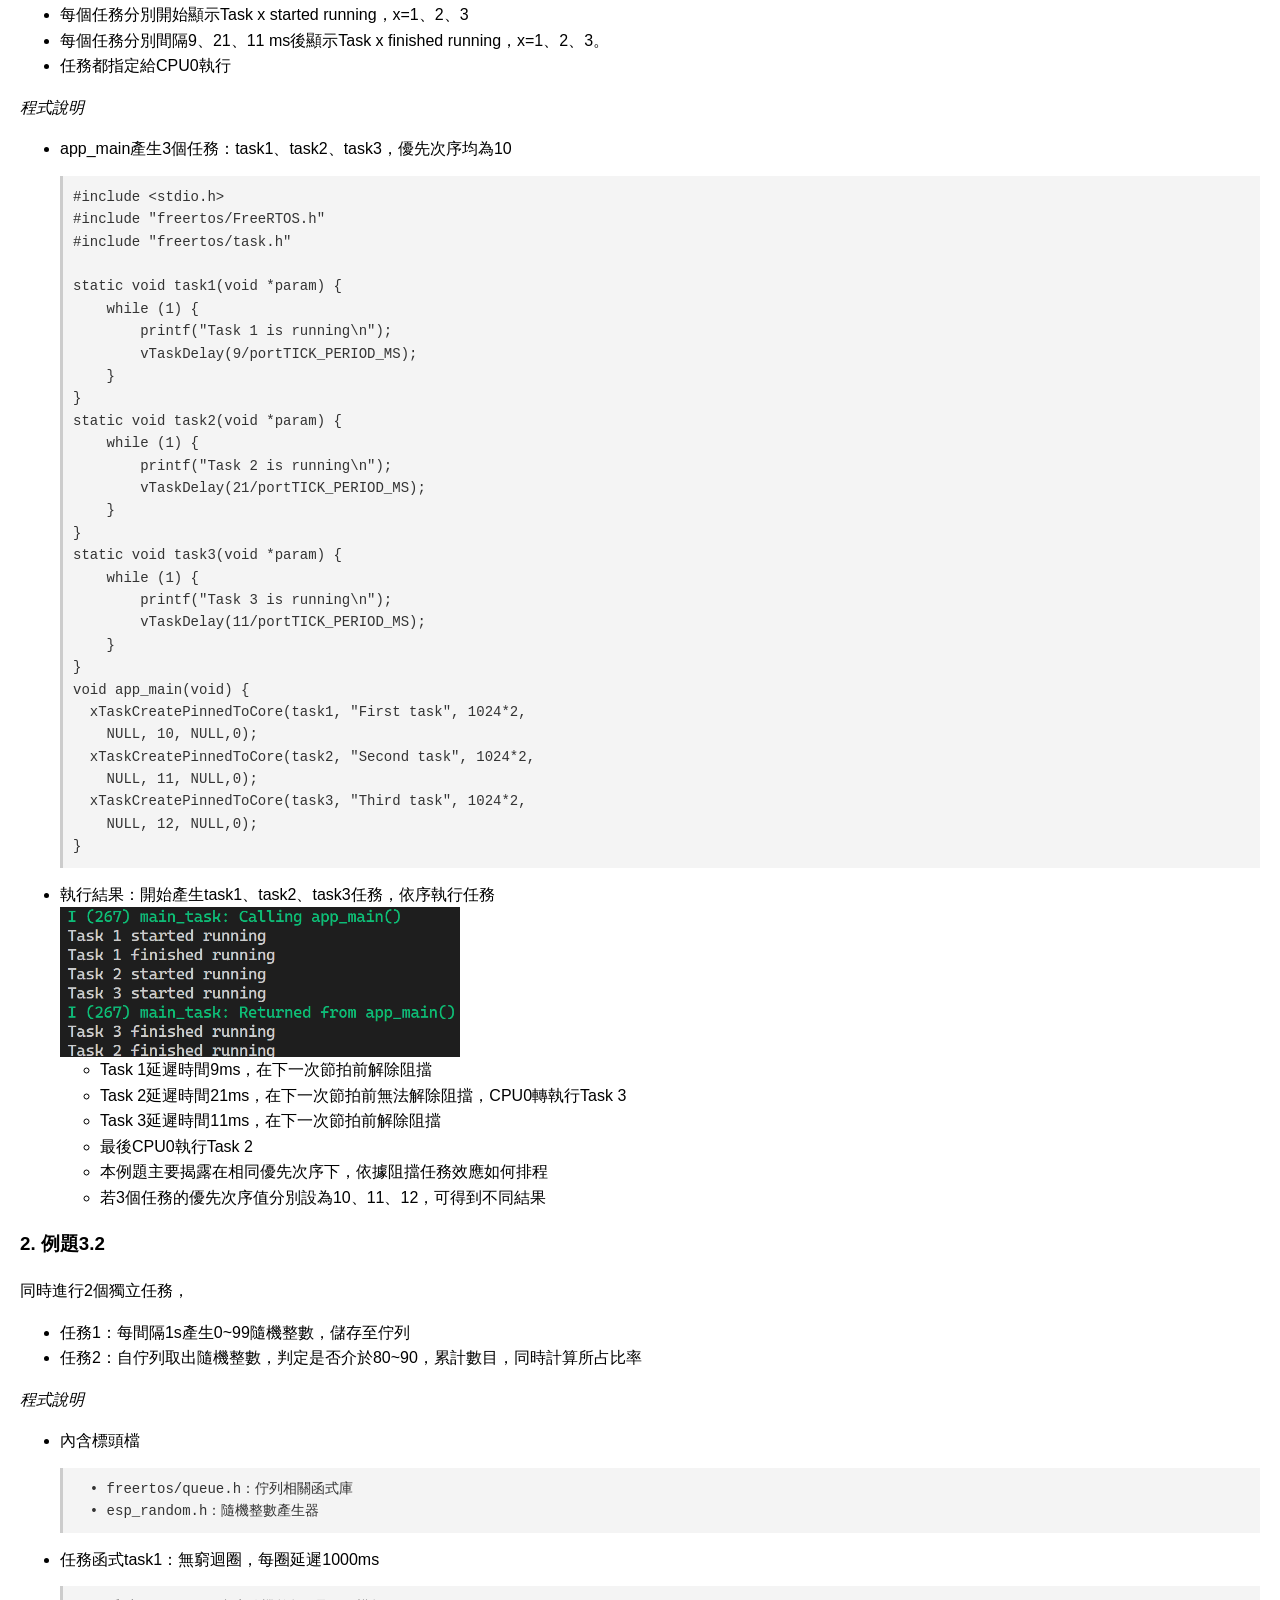
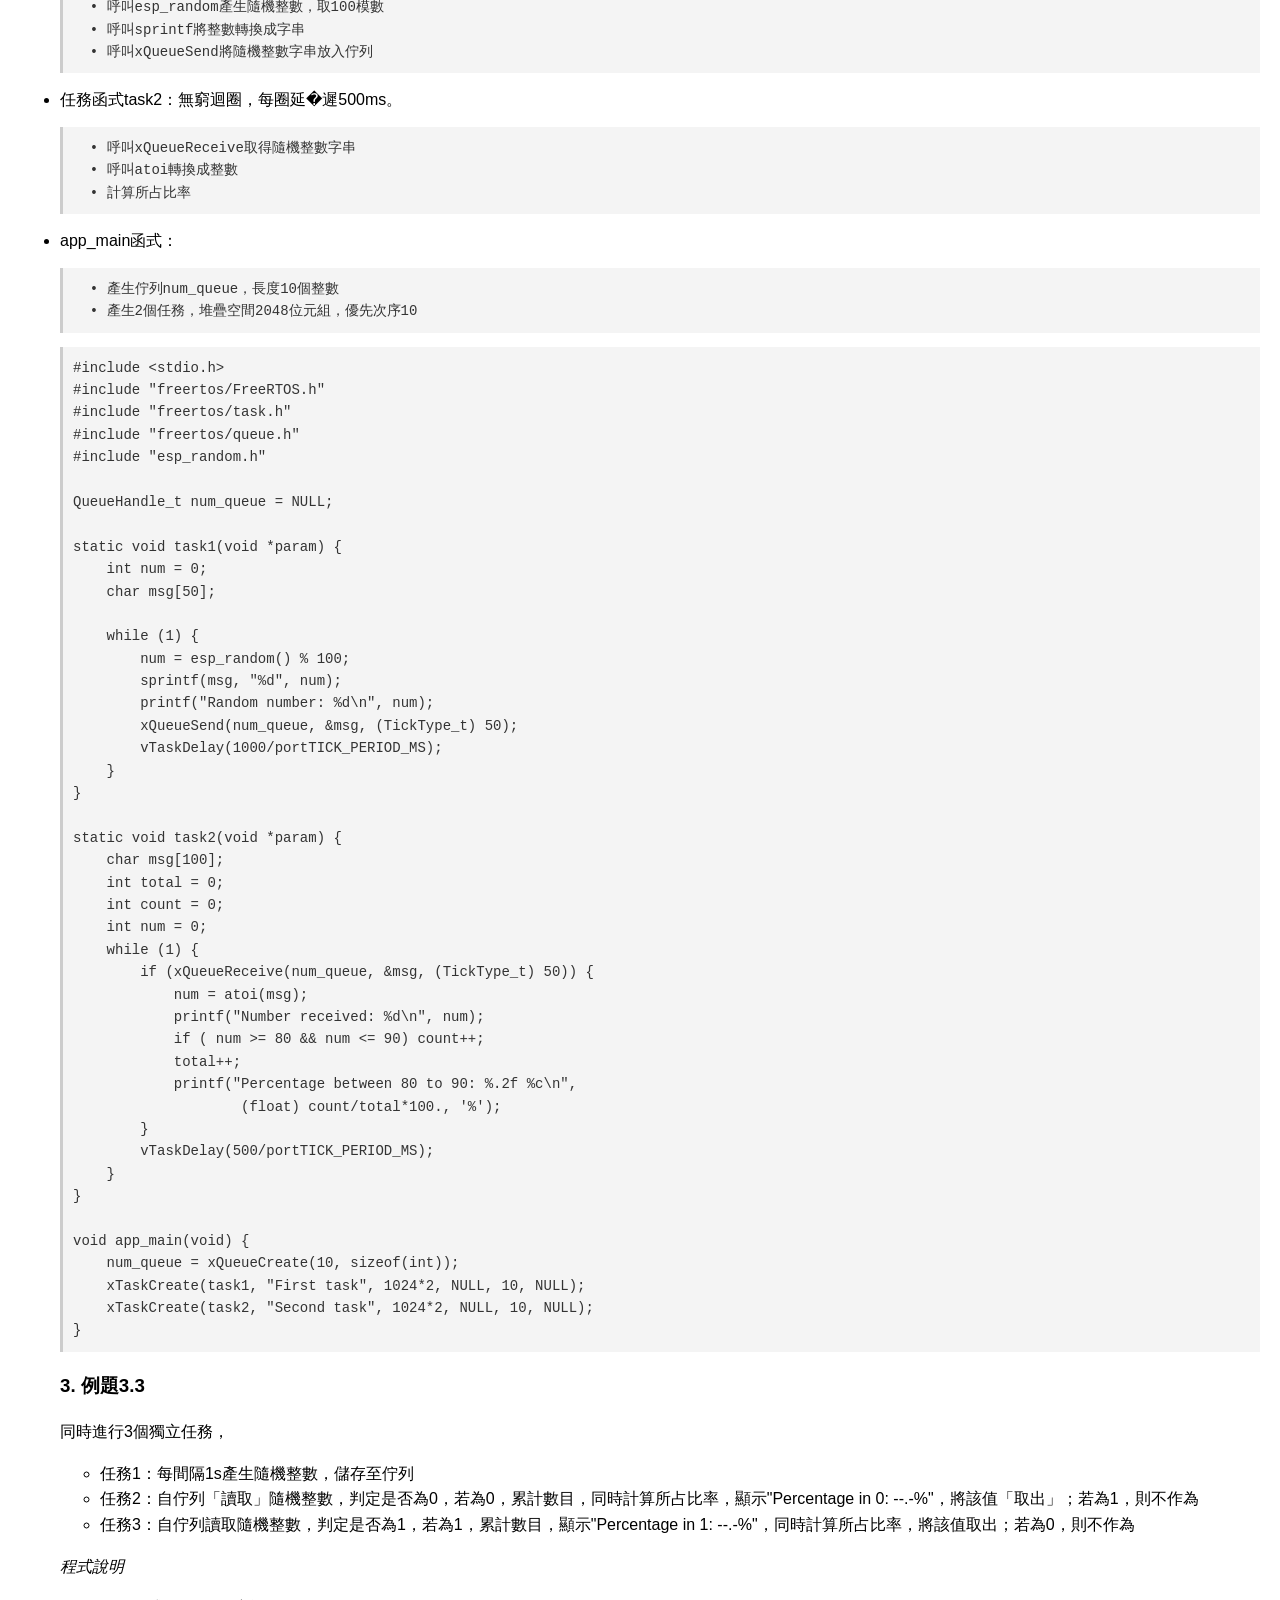
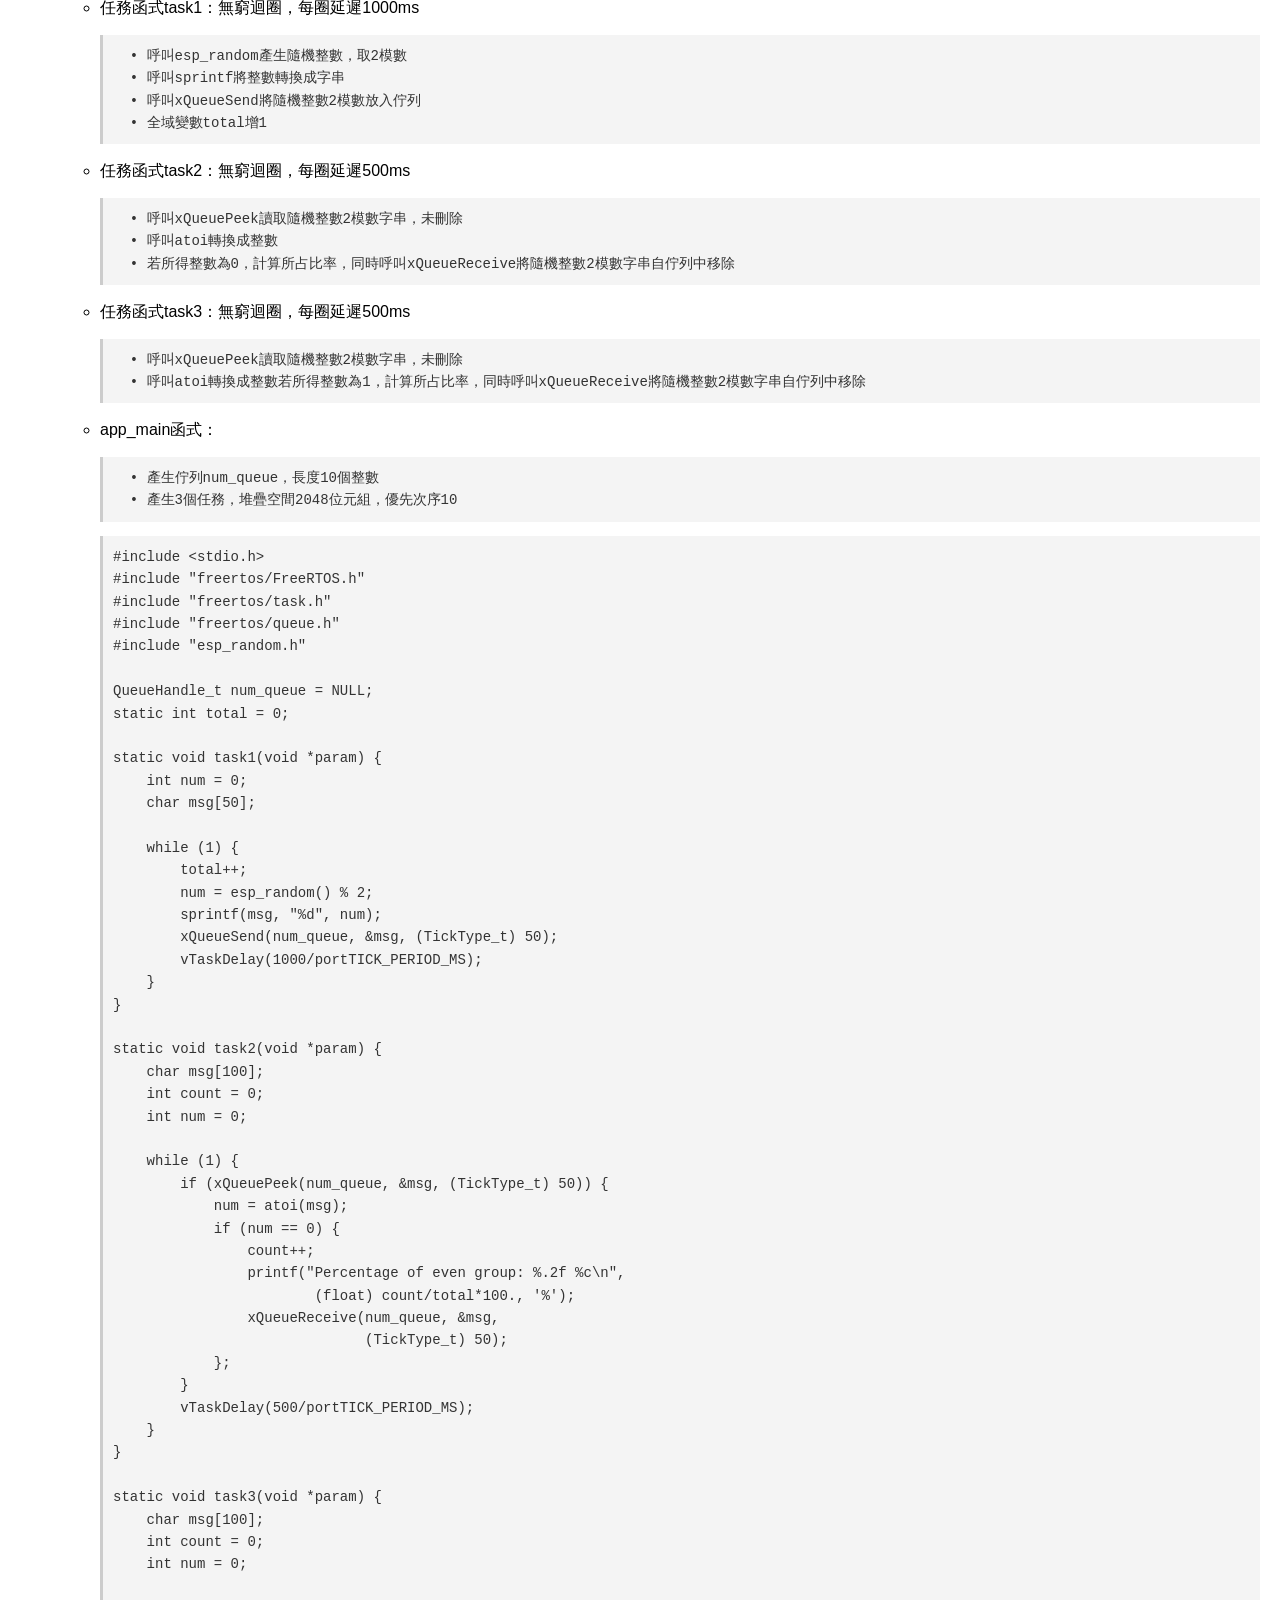
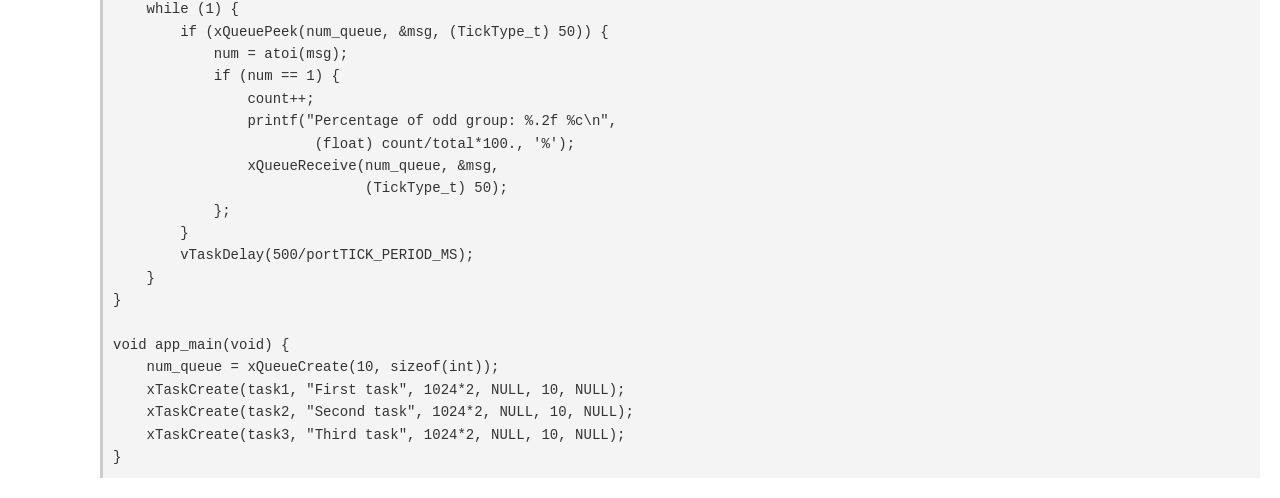
<file: chapter3.html>
<html lang="en">
<head>
    <meta charset="UTF-8">
    <meta name="viewport" content="width=device-width, initial-scale=1.0">
    <title>Chapter 3</title>
    <link rel="stylesheet" type="text/css" href="style.css">
</head>
<body>
<h1>第3章 FreeRTOS (II)</h1>
<h2>3.1 前言</h2>
<p>由前面內容，各位對如何產生任務、如何建立任務函式架構，以及運作方式，應該有了基本認識。任一個任務通常處於以下3種狀態之一：</p>
<ul>
<li>執行狀態(running state)：任務執行中</li>
<li>準備好狀態(ready state)：任務已準備好，等待執行</li>
<li>阻擋狀態(blocked state)：任務因等待某事件而被阻擋</li>
</ul>
<p>其中阻擋狀態會在狀態解除後進入準備好狀態。假設任務未指定CPU，即由系統排定CPU執行任務，同時針對準備好狀態的任務進行排程(scheduling)。本章說明如何使用FreeRTOS的排程器(scheduler)來控制任務執行，同時介紹佇列(queues)的使用。</p>
</p>
<h2>3.2 排程</h2>
<p>排程原則：</p>
<ul>
<li>優先次序(Fixed priority)：依據優先次序排定執行任務時程，優先值高者先執行。</li>
<li>搶先佔有(Preemption)：之前被阻擋或暫停的任務，當阻擋解除後可立即執行。</li>
<li>時間切片(Time slicing)：當數個優先次序相同的任務，是採輪轉方式(round-robin)依序輪流執行，每時間間隔10 ms更換任務，稱為檢查點中斷(tick interrupt)。註：portTICK_PERIOD_MS預設為10 ms。</li>
</ul>
<p>以上是在系統排定CPU， 如果指定了CPU(例如：task1指定CPU0)，則排程原則會增加一些複雜度，因為若指定的CPU目前執行其他任務，有可能另一任務(例如：task2)未指定CPU或指定的CPU是可用的，即使它的優先次序低於task1，它可能會先執行。其他在「搶先佔有」或「時間切片」過程中，都會出現類似前述的問題。</p>
<ol>
    <li>暫停任務相關函式</li>
    <ul>
    <li>vTaskSuspend：暫停任務，引數為任務代碼。INCLUDE_vTaskSuspend預設1，定義在FreeRTOSConfig.h。</li>
    <li>vTaskResume：恢復任務，引數為任務代碼。</li>
    <li>xTaskResumeFromISR：藉中斷恢復任務，引數為任務代碼。INCLUDE_xTaskResumeFromISR預設1，定義在FreeRTOSConfig.h。</li>
    <li>vTaskSuspendAll：暫停排程，但中斷仍在致能狀態。</li>
    <li>xTaskResumeAll：恢復經呼叫vTaskSuspendAll所暫停的排程，若經vTaskSuspend暫停的任務仍屬於暫停狀態。</li>
    </ul>
    <li>延遲時間與阻擋</li>
    <p>當呼叫vTaskDelay延遲時間時，在時間未終了前，任務處於「阻擋狀態」，時間終了時，將轉為「未阻擋狀態」(unblocked state)，可以藉由「搶先佔有」取得執行任務。</p>
</ol>
<h2>3.3 佇列</h2>
<p>所謂「佇列」(queue)，是一種線性資料結構，採用First In First Out(FIFO)方式儲存資料，可以設定資料形態與資料長度。前面例題可以了解如何利用Task Notify在它們之間傳遞資料，惟僅限uint32_t資料，無法傳送大量資訊。解決的方式，即透過佇列，可以讓各個任務在彼此之間更有彈性地傳遞訊息。</p>
<p>佇列相關內容與函式：</p>
<ol>
<li>QueueHandle_t：佇列代碼資料型態。</li>
<li>xQueueCreate：產生佇列，2個引數，佇列代碼與佇列長度。</li>
<li>xQueueGenericSend：將資料排入佇列，4個引數，佇列代碼、資料所在暫存指標、等候時間、資料排列方式，其中等候時間為任務等待佇列有空間接受資料存入的時間，資料型態為TickType_t。資料排列方式有
<ul>
    <li>queueSEND_TO_BACK：先進先出(first in first out；FIFO)</li>
    <li>queueSEND_TO_FRONT：後進先出(Last in first out；LIFO)</li>
</ul>
</li>
<li>xQueueReceive：讀取佇列資料，同時刪除該筆資料，3個引數，佇列代碼、資料存入指標、等候時間，其中等候時間為任務等待佇列有可供接受資料的時間，資料型態為TickType_t。</li>
<li>xQueuePeek：讀取佇列資料，該筆資料仍保持在佇列中，3個引數，佇列代碼、資料存入指標、等候時間，其中等候時間資料型態為TickType_t。</li>
<li>xQueueSendToBack：巨集，相當於xQueueSend將資料以先進先出(FIFO)排入佇列。
    將資料排入佇列，3個引數，佇列代碼、資料所在暫存指標、等候時間，其中等候時間為任務等待佇列有空間接受資料存入的時間，資料型態為TickType_t。</li>
<li>xQueueSendToFront：巨集，相當於xQueueSend將資料以後進先出(LIFO)排入佇列。將資料排入佇列，3個引數，佇列代碼、資料所在暫存指標、等候時間，其中等候時間為任務等待佇列有空間接受資料存入的時間，資料型態為TickType_t。</li>
<li>xQueueSend：巨集，相當於xQueueSendToBack。</li>
<li>uxQueueSpacesAvailable：取得佇列尚餘空間數。</li>
</ol> 
<h2>3.4 例題</h2>
<h3>1. 例題3.1</h3>
<p>使用3個任務：任務1：優先次序值10；任務2：優先次序值10；任務3：優先次序值10</p>
<ul>
<li>每個任務分別開始顯示Task x started running，x=1、2、3</li>
<li>每個任務分別間隔9、21、11 ms後顯示Task x finished running，x=1、2、3。</li>
<li>任務都指定給CPU0執行</li>
</ul>
<p><em>程式說明</em></p>
<ul>
  <li>app_main產生3個任務：task1、task2、task3，優先次序均為10</li>
  <pre>
#include &ltstdio.h&gt
#include "freertos/FreeRTOS.h"
#include "freertos/task.h"

static void task1(void *param) {
    while (1) {
        printf("Task 1 is running\n");
        vTaskDelay(9/portTICK_PERIOD_MS);
    }
}
static void task2(void *param) {
    while (1) {
        printf("Task 2 is running\n");
        vTaskDelay(21/portTICK_PERIOD_MS);
    }
}
static void task3(void *param) {
    while (1) {
        printf("Task 3 is running\n");
        vTaskDelay(11/portTICK_PERIOD_MS);
    }
}
void app_main(void) {
  xTaskCreatePinnedToCore(task1, "First task", 1024*2, 
    NULL, 10, NULL,0);
  xTaskCreatePinnedToCore(task2, "Second task", 1024*2,
    NULL, 11, NULL,0);
  xTaskCreatePinnedToCore(task3, "Third task", 1024*2,
    NULL, 12, NULL,0);
}
</pre>

<li>執行結果：開始產生task1、task2、task3任務，依序執行任務</li>
<img src="4.png" alt="" width="400" />
<ul>
    <li>Task 1延遲時間9ms，在下一次節拍前解除阻擋</li>
    <li>Task 2延遲時間21ms，在下一次節拍前無法解除阻擋，CPU0轉執行Task 3</li>
    <li>Task 3延遲時間11ms，在下一次節拍前解除阻擋</li>
    <li>最後CPU0執行Task 2</li>
    <li>本例題主要揭露在相同優先次序下，依據阻擋任務效應如何排程</li>
    <li>若3個任務的優先次序值分別設為10、11、12，可得到不同結果</li>
</ul>
</ul>
<h3>2. 例題3.2</h3>
<p>同時進行2個獨立任務，</p>
<ul>
<li>任務1：每間隔1s產生0~99隨機整數，儲存至佇列</li>
<li>任務2：自佇列取出隨機整數，判定是否介於80~90，累計數目，同時計算所占比率</li>
</ul>
<p><em>程式說明</em></p>
<ul>
<li>內含標頭檔</li>
<pre>
  • freertos/queue.h：佇列相關函式庫
  • esp_random.h：隨機整數產生器
</pre>
<li>任務函式task1：無窮迴圈，每圈延遲1000ms</li>
<pre>
  • 呼叫esp_random產生隨機整數，取100模數
  • 呼叫sprintf將整數轉換成字串
  • 呼叫xQueueSend將隨機整數字串放入佇列
</pre>
<li>任務函式task2：無窮迴圈，每圈延�遲500ms。
<pre>
  • 呼叫xQueueReceive取得隨機整數字串
  • 呼叫atoi轉換成整數
  • 計算所占比率
</pre>
<li>app_main函式：
<pre>
  • 產生佇列num_queue，長度10個整數
  • 產生2個任務，堆疊空間2048位元組，優先次序10</pre>
<pre>
#include &ltstdio.h&gt
#include "freertos/FreeRTOS.h"
#include "freertos/task.h"
#include "freertos/queue.h"
#include "esp_random.h"

QueueHandle_t num_queue = NULL;

static void task1(void *param) {
    int num = 0;
    char msg[50];

    while (1) {
        num = esp_random() % 100;
        sprintf(msg, "%d", num);
        printf("Random number: %d\n", num);
        xQueueSend(num_queue, &msg, (TickType_t) 50);
        vTaskDelay(1000/portTICK_PERIOD_MS);
    }
}

static void task2(void *param) {
    char msg[100];
    int total = 0;
    int count = 0;
    int num = 0;
    while (1) {
        if (xQueueReceive(num_queue, &msg, (TickType_t) 50)) {
            num = atoi(msg);
            printf("Number received: %d\n", num);
            if ( num >= 80 && num <= 90) count++;
            total++;
            printf("Percentage between 80 to 90: %.2f %c\n", 
                    (float) count/total*100., '%');
        }
        vTaskDelay(500/portTICK_PERIOD_MS);
    }
}

void app_main(void) {
    num_queue = xQueueCreate(10, sizeof(int));
    xTaskCreate(task1, "First task", 1024*2, NULL, 10, NULL);
    xTaskCreate(task2, "Second task", 1024*2, NULL, 10, NULL);
}
</pre>
<h3>3. 例題3.3</h3>
<p>同時進行3個獨立任務，</p>
<ul>
    <li>任務1：每間隔1s產生隨機整數，儲存至佇列</li>
    <li>任務2：自佇列「讀取」隨機整數，判定是否為0，若為0，累計數目，同時計算所占比率，顯示"Percentage in 0: --.-%"，將該值「取出」；若為1，則不作為</li>
    <li>任務3：自佇列讀取隨機整數，判定是否為1，若為1，累計數目，顯示"Percentage in 1: --.-%"，同時計算所占比率，將該值取出；若為0，則不作為</li>
</ul>
<p><em>程式說明</em></p>
<ul>
<li>任務函式task1：無窮迴圈，每圈延遲1000ms</li>
<pre>
  • 呼叫esp_random產生隨機整數，取2模數
  • 呼叫sprintf將整數轉換成字串
  • 呼叫xQueueSend將隨機整數2模數放入佇列
  • 全域變數total增1
</pre>
<li>任務函式task2：無窮迴圈，每圈延遲500ms</li>
<pre>
  • 呼叫xQueuePeek讀取隨機整數2模數字串，未刪除
  • 呼叫atoi轉換成整數
  • 若所得整數為0，計算所占比率，同時呼叫xQueueReceive將隨機整數2模數字串自佇列中移除
</pre>
<li>任務函式task3：無窮迴圈，每圈延遲500ms</li>
<pre>
  • 呼叫xQueuePeek讀取隨機整數2模數字串，未刪除
  • 呼叫atoi轉換成整數若所得整數為1，計算所占比率，同時呼叫xQueueReceive將隨機整數2模數字串自佇列中移除
</pre>
<li>app_main函式：</li>
<pre>
  • 產生佇列num_queue，長度10個整數
  • 產生3個任務，堆疊空間2048位元組，優先次序10
</pre> 
<pre>
#include &ltstdio.h&gt
#include "freertos/FreeRTOS.h"
#include "freertos/task.h"
#include "freertos/queue.h"
#include "esp_random.h"

QueueHandle_t num_queue = NULL;
static int total = 0;

static void task1(void *param) {
    int num = 0;
    char msg[50];

    while (1) {
        total++;
        num = esp_random() % 2;
        sprintf(msg, "%d", num);
        xQueueSend(num_queue, &msg, (TickType_t) 50);
        vTaskDelay(1000/portTICK_PERIOD_MS);
    }
}

static void task2(void *param) {
    char msg[100];
    int count = 0;
    int num = 0;

    while (1) {
        if (xQueuePeek(num_queue, &msg, (TickType_t) 50)) {
            num = atoi(msg);
            if (num == 0) {
                count++;
                printf("Percentage of even group: %.2f %c\n", 
                        (float) count/total*100., '%');
                xQueueReceive(num_queue, &msg, 
                              (TickType_t) 50);
            };              
        }
        vTaskDelay(500/portTICK_PERIOD_MS);
    }
}

static void task3(void *param) {
    char msg[100];
    int count = 0;
    int num = 0;

    while (1) {
        if (xQueuePeek(num_queue, &msg, (TickType_t) 50)) {
            num = atoi(msg);
            if (num == 1) {
                count++;
                printf("Percentage of odd group: %.2f %c\n", 
                        (float) count/total*100., '%');
                xQueueReceive(num_queue, &msg, 
                              (TickType_t) 50);
            };               
        }
        vTaskDelay(500/portTICK_PERIOD_MS);
    }
}

void app_main(void) {
    num_queue = xQueueCreate(10, sizeof(int));
    xTaskCreate(task1, "First task", 1024*2, NULL, 10, NULL);
    xTaskCreate(task2, "Second task", 1024*2, NULL, 10, NULL);
    xTaskCreate(task3, "Third task", 1024*2, NULL, 10, NULL);
}
</pre>
</body>
</html>
</file>
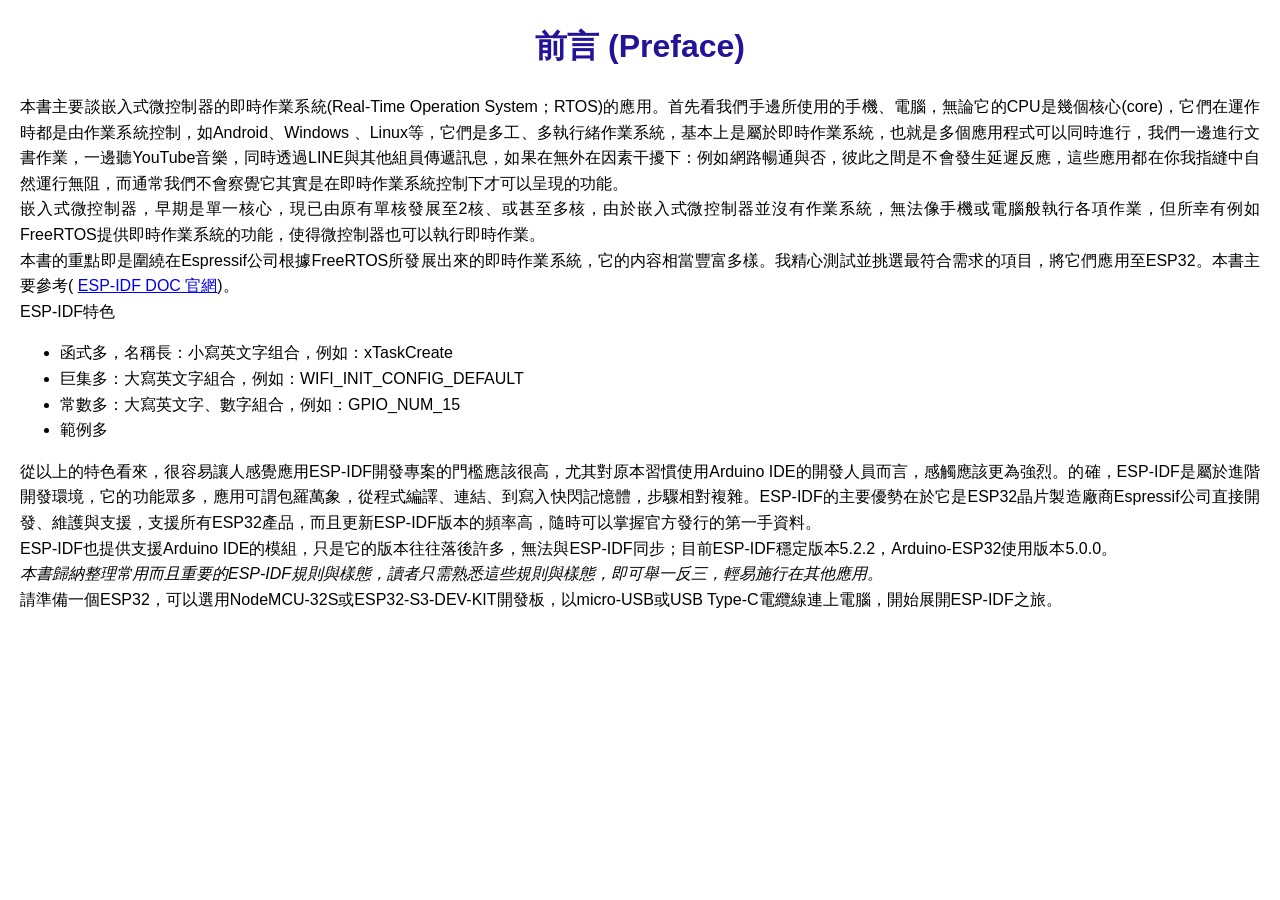
<file: preface.html>
<!DOCTYPE html>
<html lang="en">
  <head>
    <meta charset="UTF-8" />
    <meta name="viewport" content="width=device-width, initial-scale=1.0" />
    <title>Preface - TC World</title>
    <link rel="stylesheet" type="text/css" href="style.css">
  </head>
  <body>
    <h1>前言 (Preface)</h1>
    <h1></h1>
    <p>本書主要談嵌入式微控制器的即時作業系統(Real-Time Operation System；RTOS)的應用。首先看我們手邊所使用的手機、電腦，無論它的CPU是幾個核心(core)，它們在運作時都是由作業系統控制，如Android、Windows 、Linux等，它們是多工、多執行緒作業系統，基本上是屬於即時作業系統，也就是多個應用程式可以同時進行，我們一邊進行文書作業，一邊聽YouTube音樂，同時透過LINE與其他組員傳遞訊息，如果在無外在因素干擾下：例如網路暢通與否，彼此之間是不會發生延遲反應，這些應用都在你我指縫中自然運行無阻，而通常我們不會察覺它其實是在即時作業系統控制下才可以呈現的功能。<br>嵌入式微控制器，早期是單一核心，現已由原有單核發展至2核、或甚至多核，由於嵌入式微控制器並沒有作業系統，無法像手機或電腦般執行各項作業，但所幸有例如FreeRTOS提供即時作業系統的功能，使得微控制器也可以執行即時作業。<br>本書的重點即是圍繞在Espressif公司根據FreeRTOS所發展出來的即時作業系統，它的内容相當豐富多樣。我精心測試並挑選最符合需求的項目，將它們應用至ESP32。本書主要參考( <a href="https://docs.espressif.com/projects/esp-idf/en/stable/esp32/index.html" target="_blank">ESP-IDF DOC 官網</a>)。
<br>ESP-IDF特色
<ul>
    <li>函式多，名稱長：小寫英文字组合，例如：xTaskCreate</li>
    <li>巨集多：大寫英文字組合，例如：WIFI_INIT_CONFIG_DEFAULT</li>
    <li>常數多：大寫英文字、數字組合，例如：GPIO_NUM_15</li>
    <li>範例多</li>
</ul>
從以上的特色看來，很容易讓人感覺應用ESP-IDF開發專案的門檻應該很高，尤其對原本習慣使用Arduino IDE的開發人員而言，感觸應該更為強烈。的確，ESP-IDF是屬於進階開發環境，它的功能眾多，應用可謂包羅萬象，從程式編譯、連結、到寫入快閃記憶體，步驟相對複雜。ESP-IDF的主要優勢在於它是ESP32晶片製造廠商Espressif公司直接開發、維護與支援，支援所有ESP32產品，而且更新ESP-IDF版本的頻率高，隨時可以掌握官方發行的第一手資料。<br>ESP-IDF也提供支援Arduino IDE的模組，只是它的版本往往落後許多，無法與ESP-IDF同步；目前ESP-IDF穩定版本5.2.2，Arduino-ESP32使用版本5.0.0。
<br><em>本書歸納整理常用而且重要的ESP-IDF規則與樣態，讀者只需熟悉這些規則與樣態，即可舉一反三，輕易施行在其他應用。</em>
<br>請準備一個ESP32，可以選用NodeMCU-32S或ESP32-S3-DEV-KIT開發板，以micro-USB或USB Type-C電纜線連上電腦，開始展開ESP-IDF之旅。</p>
  </body>
</html>
</file>
<file: style.css>
body {
    font-family: Arial, sans-serif;
    line-height: 1.6;
    text-align: justify;
    margin: 20px;
}
h1{
    color: #231398;
    text-align: center;
}
h2{
    color: #21a645;
}

pre{
    background-color: #f4f4f4;
    color: #333;
    font-family: 'Courier New', Courier, monospace;
    font-size: 14px;
    padding: 10px;
    border-left: 3px solid #ccc;
    overflow-x: auto;
}
.step {
    background-color: #e0f7fa;
    color: #00796b;
    font-family: 'Courier New', Courier, monospace;
    font-size: 14px;
    padding: 10px;
    border-left: 3px solid #00796b;
    overflow-x: auto;
}
</file>
